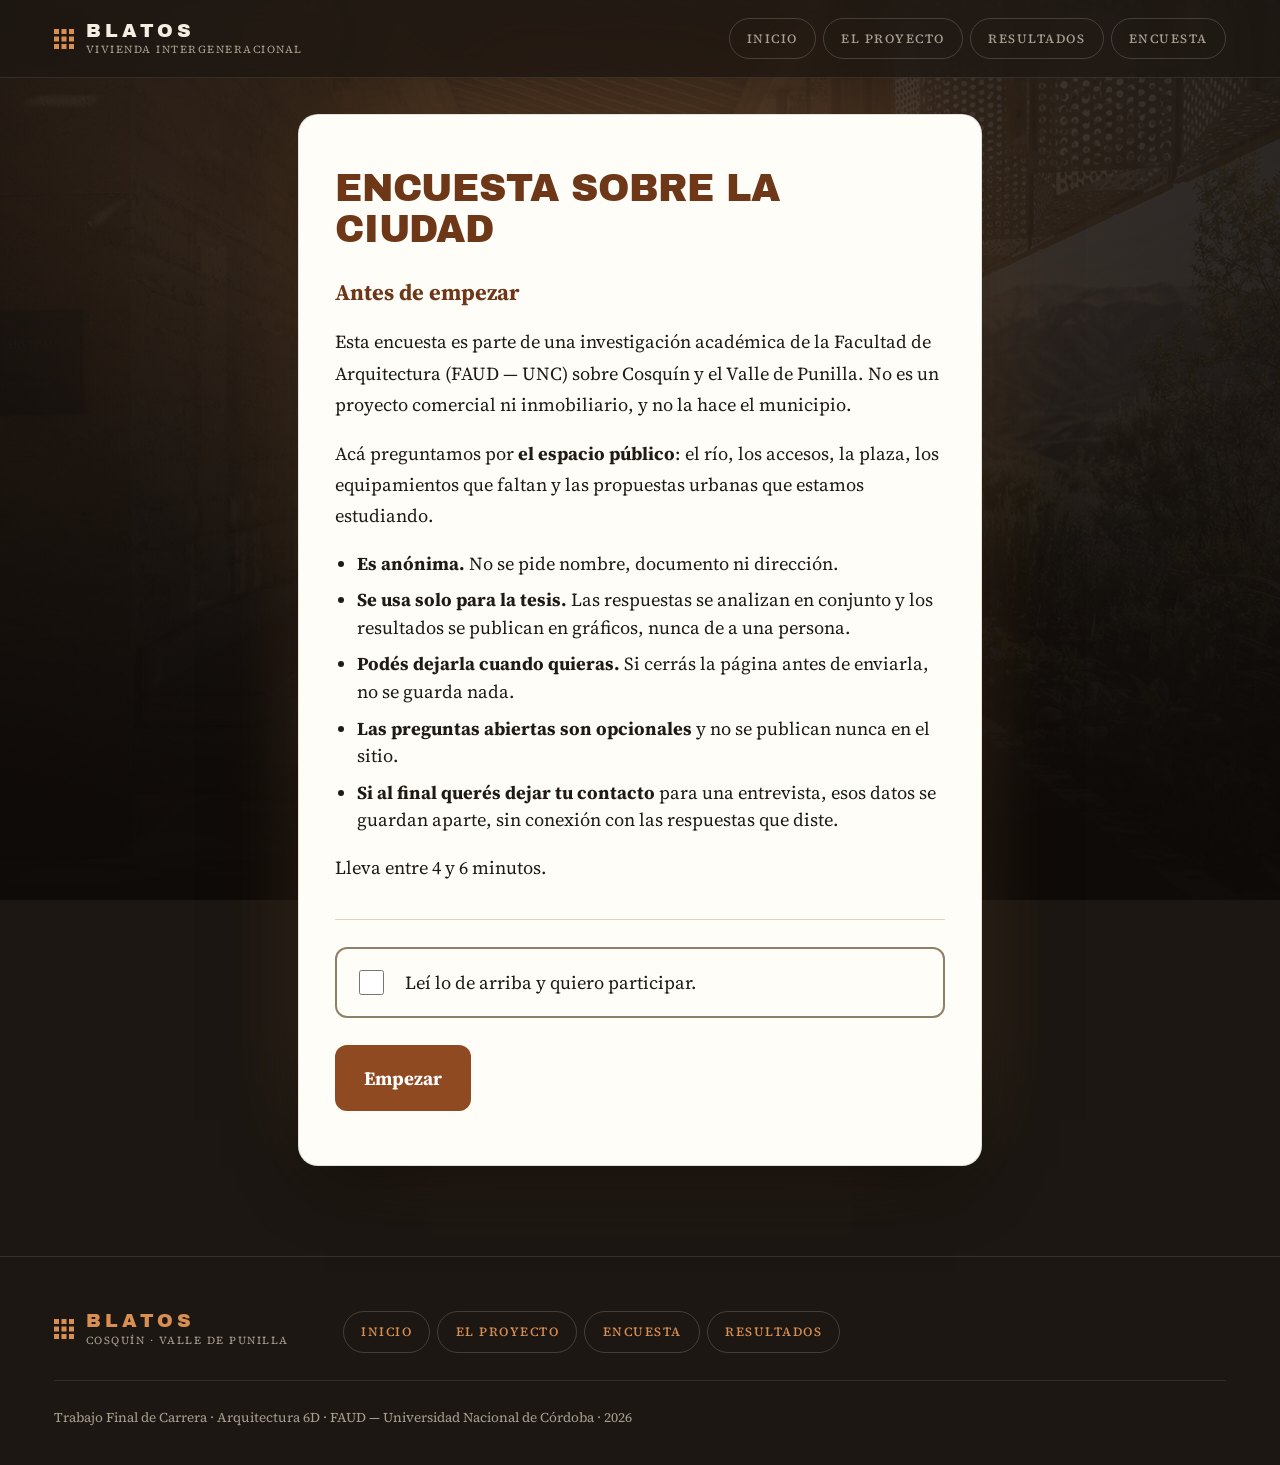
<file: encuesta-ciudad.html>
<!DOCTYPE html>
<html lang="es-AR">
<head>
  <meta charset="UTF-8">
  <meta name="viewport" content="width=device-width, initial-scale=1">
  <title>Encuesta sobre la ciudad — Vivir juntos en Cosquín</title>
  <meta name="description" content="Encuesta anónima sobre el espacio público de Cosquín: el río, los accesos, la plaza y las propuestas urbanas en estudio.">
  <!-- Vista previa al compartir el link (WhatsApp, Facebook, Telegram).
       Sin esto la encuesta llega como una URL pelada de railway.app, que
       no dice qué es ni de quién es: difundirla entre vecinos y adultos
       mayores depende de que la tarjeta se entienda sin abrirla.
       Las imágenes se regeneran con `python tools/hacer-og.py`. -->
  <link rel="icon" href="assets/img/favicon.svg" type="image/svg+xml">
  <link rel="apple-touch-icon" href="assets/img/favicon-180.png">
  <link rel="canonical" href="https://blatos-sitio-production.up.railway.app/encuesta-ciudad.html">

  <meta property="og:type" content="website">
  <meta property="og:site_name" content="BLATOS — Vivienda intergeneracional">
  <meta property="og:locale" content="es_AR">
  <meta property="og:title" content="Encuesta sobre la ciudad — Vivir juntos en Cosquín">
  <meta property="og:description" content="Encuesta anónima sobre el espacio público de Cosquín: el río, los accesos, la plaza y las propuestas urbanas en estudio.">
  <meta property="og:url" content="https://blatos-sitio-production.up.railway.app/encuesta-ciudad.html">
  <!-- og:image tiene que ser absoluta: los scrapers no resuelven rutas
       relativas. -->
  <meta property="og:image" content="https://blatos-sitio-production.up.railway.app/assets/img/og/og-ciudad.jpg">
  <meta property="og:image:width" content="1200">
  <meta property="og:image:height" content="630">
  <meta property="og:image:alt" content="Encuesta sobre la ciudad — Vivir juntos en Cosquín">
  <meta name="twitter:card" content="summary_large_image">

  <link rel="preconnect" href="https://fonts.googleapis.com">
  <link rel="preconnect" href="https://fonts.gstatic.com" crossorigin>
  <link href="https://fonts.googleapis.com/css2?family=Archivo+Black&family=Instrument+Serif:ital@0;1&family=Source+Serif+4:wght@400;600;700&display=swap" rel="stylesheet">
  <link rel="stylesheet" href="assets/css/style.css">
</head>
<body class="pagina-encuesta">

  <header class="sitio-header">
    <div class="contenedor-ancho">
      <a class="marca" href="index.html">
        <svg class="marca-icono" width="20" height="20" viewBox="0 0 20 20" aria-hidden="true" focusable="false">
          <g fill="currentColor">
            <rect x="0" y="0" width="5" height="5"/><rect x="7.5" y="0" width="5" height="5"/><rect x="15" y="0" width="5" height="5"/>
            <rect x="0" y="7.5" width="5" height="5"/><rect x="7.5" y="7.5" width="5" height="5"/><rect x="15" y="7.5" width="5" height="5"/>
            <rect x="0" y="15" width="5" height="5"/><rect x="7.5" y="15" width="5" height="5"/><rect x="15" y="15" width="5" height="5"/>
          </g>
        </svg>
        <span>
          <span class="marca-nombre">BLATOS</span>
          <span class="marca-bajada">Vivienda intergeneracional</span>
        </span>
      </a>

      <nav class="nav-principal" aria-label="Navegación principal">
        <a href="index.html">Inicio</a>
        <a href="el-proyecto.html">El proyecto</a>
        <a href="resultados-vivienda.html">Resultados</a>
        <a href="encuesta.html">Encuesta</a>
      </nav>
    </div>
  </header>

  <main>
    <div class="contenedor">

      <div class="progreso" id="progreso" hidden>
        <div class="progreso-barra" id="progreso-barra" style="width: 0%"></div>
      </div>

      <!-- Región para anunciar cambios de paso a lectores de pantalla -->
      <p id="anuncio-paso" class="oculto" role="status" aria-live="polite"></p>

      <!-- ============ PASO 1: CONSENTIMIENTO ============ -->
      <section id="paso-consentimiento" class="paso">
        <h1>Encuesta sobre la ciudad</h1>

        <div class="consentimiento-texto">
            <h2>Antes de empezar</h2>
            <p>
              Esta encuesta es parte de una investigación académica de la Facultad de
              Arquitectura (FAUD — UNC) sobre Cosquín y el Valle de Punilla. No es un
              proyecto comercial ni inmobiliario, y no la hace el municipio.
            </p>
            <p>
              Acá preguntamos por <strong>el espacio público</strong>: el río, los
              accesos, la plaza, los equipamientos que faltan y las propuestas urbanas
              que estamos estudiando.
            </p>
            <ul class="lista-simple">
              <li>
                <strong>Es anónima.</strong> No se pide nombre, documento ni dirección.
              </li>
              <li>
                <strong>Se usa solo para la tesis.</strong> Las respuestas se analizan en
                conjunto y los resultados se publican en gráficos, nunca de a una persona.
              </li>
              <li>
                <strong>Podés dejarla cuando quieras.</strong> Si cerrás la página antes de
                enviarla, no se guarda nada.
              </li>
              <li>
                <strong>Las preguntas abiertas son opcionales</strong> y no se publican
                nunca en el sitio.
              </li>
              <li>
                <strong>Si al final querés dejar tu contacto</strong> para una entrevista,
                esos datos se guardan aparte, sin conexión con las respuestas que diste.
              </li>
            </ul>
          <p>Lleva entre 4 y 6 minutos.</p>
        </div>

        <label class="opcion" for="consentimiento-check">
          <input type="checkbox" id="consentimiento-check">
          <span>Leí lo de arriba y quiero participar.</span>
        </label>

        <p class="mensaje mensaje-error oculto" id="error-consentimiento" role="alert">
          Para continuar hace falta marcar la casilla.
        </p>

        <div class="grupo-botones">
          <button type="button" class="boton boton-primario" id="btn-empezar">
            Empezar
          </button>
        </div>
      </section>

      <!-- ============ PASO 2: GATING ============
           Una sola pantalla acá (la de vivienda tiene dos, porque la
           convivencia depende de la edad). El paso es el mismo componente
           genérico: el motor lo llena desde GATING_PASOS. -->
      <section id="paso-gating" class="paso oculto">
        <h1 class="titulo-bloque" id="titulo-gating"></h1>
        <p class="bajada-bloque" id="bajada-gating"></p>
        <form id="form-gating" novalidate>
          <div id="contenedor-gating"></div>
          <p class="mensaje mensaje-error oculto" id="error-gating" role="alert"></p>
          <div class="grupo-botones">
            <button type="button" class="boton boton-secundario" id="btn-atras-gating" hidden>Atrás</button>
            <button type="submit" class="boton boton-primario">Continuar</button>
          </div>
        </form>
      </section>

      <!-- ============ PASO 3: BLOQUES TEMÁTICOS ============ -->
      <section id="paso-bloque" class="paso oculto">
        <p class="contador-bloque" id="contador-bloque"></p>
        <h1 class="titulo-bloque" id="titulo-bloque"></h1>
        <p class="bajada-bloque" id="bajada-bloque"></p>

        <form id="form-bloque" novalidate>
          <div id="contenedor-bloque"></div>
          <p class="mensaje mensaje-error oculto" id="error-bloque" role="alert"></p>
          <div class="grupo-botones">
            <button type="button" class="boton boton-secundario" id="btn-atras">Atrás</button>
            <button type="submit" class="boton boton-primario" id="btn-siguiente">Continuar</button>
          </div>
        </form>
      </section>

      <!-- ============ CORTE: MENORES DE 18 ============ -->
      <section id="paso-corte" class="paso oculto">
        <div class="texto-centrado">
          <h1>¡Gracias por el interés!</h1>
          <p>
            Esta encuesta está dirigida a personas mayores de 18 años, porque no pedimos
            el consentimiento de un adulto responsable. Por eso no vamos a seguir con
            las preguntas.
          </p>
          <p>
            De todas formas te invitamos a conocer el proyecto: si se lo compartís a
            alguien de Cosquín o de la zona, ayuda muchísimo.
          </p>
          <div class="grupo-botones">
            <a class="boton boton-primario" href="el-proyecto.html">Conocer el proyecto</a>
            <a class="boton boton-secundario" href="resultados-vivienda.html">Ver resultados</a>
          </div>
        </div>
      </section>

      <!-- ============ ENVIANDO / ERROR DE ENVÍO ============ -->
      <section id="paso-enviando" class="paso oculto texto-centrado">
        <h1>Enviando…</h1>
        <p>Un momento, por favor. No cierres la página.</p>
      </section>

    </div>
  </main>

  <footer class="sitio-footer">
    <div class="contenedor-ancho">
      <div class="footer-grilla">
        <a class="marca" href="index.html">
          <svg class="marca-icono" width="20" height="20" viewBox="0 0 20 20" aria-hidden="true" focusable="false">
            <g fill="currentColor">
              <rect x="0" y="0" width="5" height="5"/><rect x="7.5" y="0" width="5" height="5"/><rect x="15" y="0" width="5" height="5"/>
              <rect x="0" y="7.5" width="5" height="5"/><rect x="7.5" y="7.5" width="5" height="5"/><rect x="15" y="7.5" width="5" height="5"/>
              <rect x="0" y="15" width="5" height="5"/><rect x="7.5" y="15" width="5" height="5"/><rect x="15" y="15" width="5" height="5"/>
            </g>
          </svg>
          <span>
            <span class="marca-nombre">BLATOS</span>
            <span class="marca-bajada">Cosquín · Valle de Punilla</span>
          </span>
        </a>

        <nav class="nav-principal" aria-label="Navegación del pie">
          <a href="index.html">Inicio</a>
          <a href="el-proyecto.html">El proyecto</a>
          <a href="encuesta.html">Encuesta</a>
          <a href="resultados-vivienda.html">Resultados</a>
        </nav>
      </div>

      <div class="footer-legal">
        <p>
          Trabajo Final de Carrera · Arquitectura 6D · FAUD — Universidad Nacional de Córdoba ·
          <span data-anio-actual></span>
        </p>
      </div>
    </div>
  </footer>

  <script src="assets/js/config.js"></script>
  <script src="assets/js/main.js"></script>
  <script src="assets/js/encuesta-motor.js"></script>
  <script src="assets/js/encuesta-ciudad.js"></script>
</body>
</html>
</file>
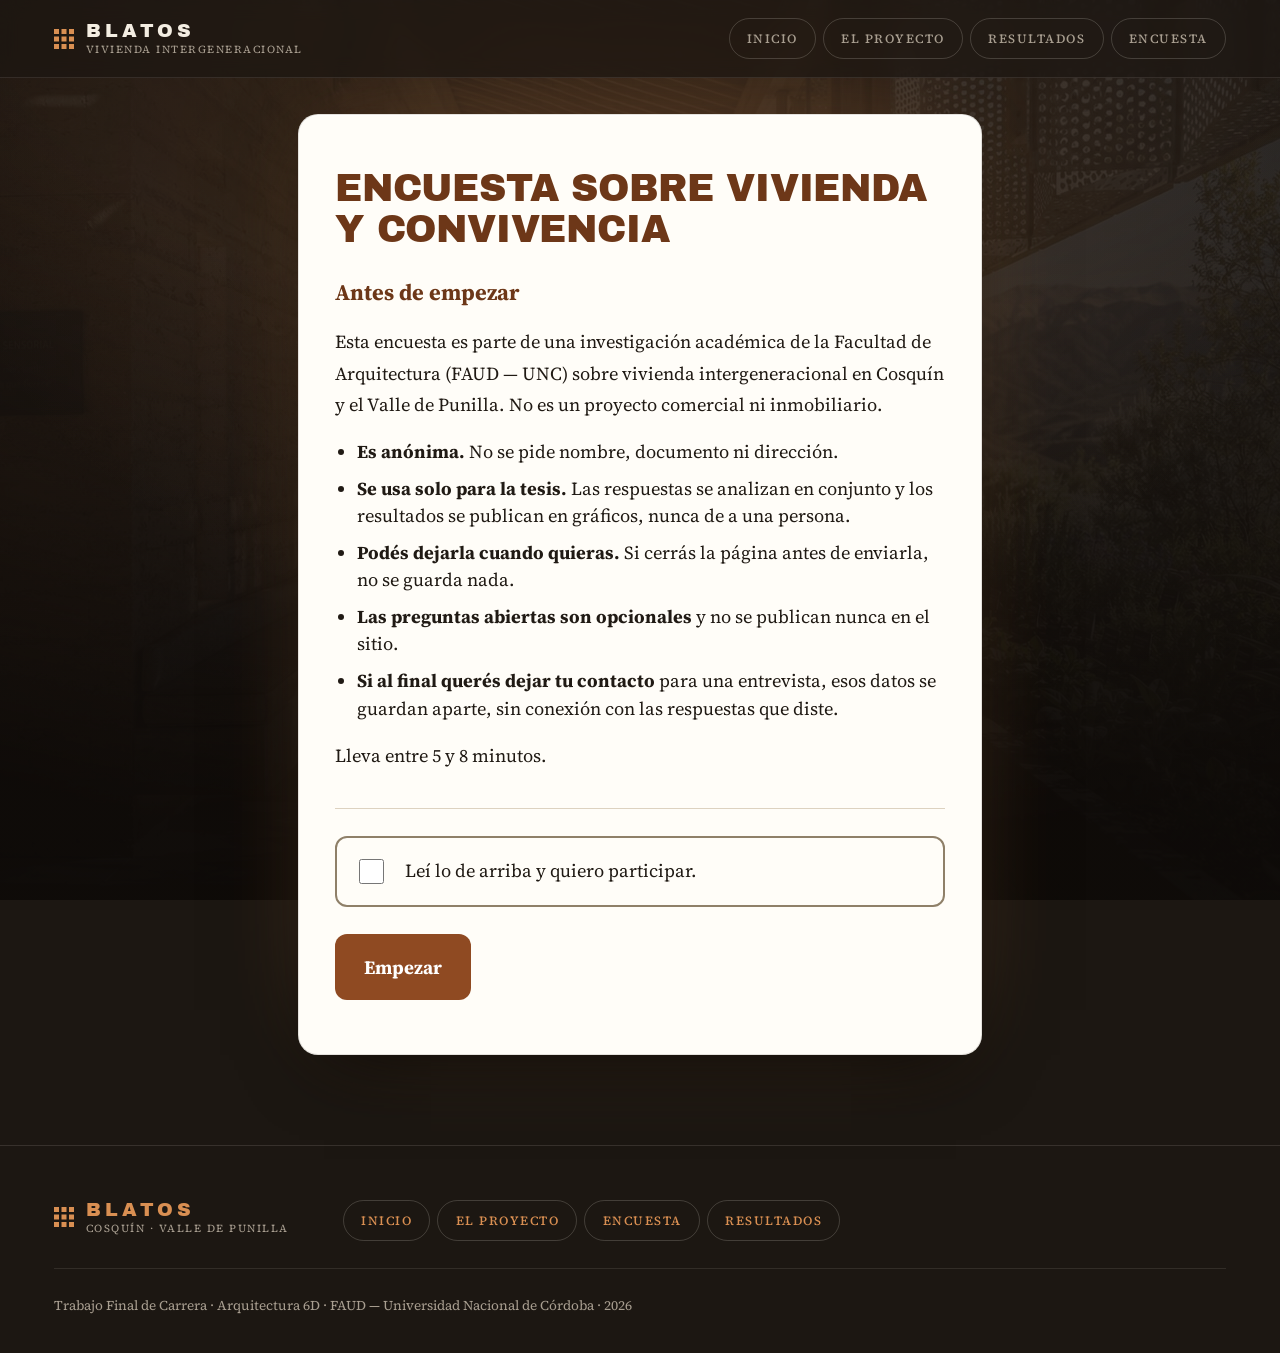
<file: encuesta-vivienda.html>
<!DOCTYPE html>
<html lang="es-AR">
<head>
  <meta charset="UTF-8">
  <meta name="viewport" content="width=device-width, initial-scale=1">
  <title>Encuesta de vivienda — Vivir juntos en Cosquín</title>
  <meta name="description" content="Encuesta anónima sobre vivienda y convivencia entre generaciones en Cosquín y el Valle de Punilla.">
  <!-- Vista previa al compartir el link (WhatsApp, Facebook, Telegram).
       Sin esto la encuesta llega como una URL pelada de railway.app, que
       no dice qué es ni de quién es: difundirla entre vecinos y adultos
       mayores depende de que la tarjeta se entienda sin abrirla.
       Las imágenes se regeneran con `python tools/hacer-og.py`. -->
  <link rel="icon" href="assets/img/favicon.svg" type="image/svg+xml">
  <link rel="apple-touch-icon" href="assets/img/favicon-180.png">
  <link rel="canonical" href="https://blatos-sitio-production.up.railway.app/encuesta-vivienda.html">

  <meta property="og:type" content="website">
  <meta property="og:site_name" content="BLATOS — Vivienda intergeneracional">
  <meta property="og:locale" content="es_AR">
  <meta property="og:title" content="Encuesta de vivienda — Vivir juntos en Cosquín">
  <meta property="og:description" content="Encuesta anónima sobre vivienda y convivencia entre generaciones en Cosquín y el Valle de Punilla.">
  <meta property="og:url" content="https://blatos-sitio-production.up.railway.app/encuesta-vivienda.html">
  <!-- og:image tiene que ser absoluta: los scrapers no resuelven rutas
       relativas. -->
  <meta property="og:image" content="https://blatos-sitio-production.up.railway.app/assets/img/og/og-vivienda.jpg">
  <meta property="og:image:width" content="1200">
  <meta property="og:image:height" content="630">
  <meta property="og:image:alt" content="Encuesta de vivienda — Vivir juntos en Cosquín">
  <meta name="twitter:card" content="summary_large_image">

  <link rel="preconnect" href="https://fonts.googleapis.com">
  <link rel="preconnect" href="https://fonts.gstatic.com" crossorigin>
  <link href="https://fonts.googleapis.com/css2?family=Archivo+Black&family=Instrument+Serif:ital@0;1&family=Source+Serif+4:wght@400;600;700&display=swap" rel="stylesheet">
  <link rel="stylesheet" href="assets/css/style.css">
</head>
<body class="pagina-encuesta">

  <header class="sitio-header">
    <div class="contenedor-ancho">
      <a class="marca" href="index.html">
        <svg class="marca-icono" width="20" height="20" viewBox="0 0 20 20" aria-hidden="true" focusable="false">
          <g fill="currentColor">
            <rect x="0" y="0" width="5" height="5"/><rect x="7.5" y="0" width="5" height="5"/><rect x="15" y="0" width="5" height="5"/>
            <rect x="0" y="7.5" width="5" height="5"/><rect x="7.5" y="7.5" width="5" height="5"/><rect x="15" y="7.5" width="5" height="5"/>
            <rect x="0" y="15" width="5" height="5"/><rect x="7.5" y="15" width="5" height="5"/><rect x="15" y="15" width="5" height="5"/>
          </g>
        </svg>
        <span>
          <span class="marca-nombre">BLATOS</span>
          <span class="marca-bajada">Vivienda intergeneracional</span>
        </span>
      </a>

      <nav class="nav-principal" aria-label="Navegación principal">
        <a href="index.html">Inicio</a>
        <a href="el-proyecto.html">El proyecto</a>
        <a href="resultados-vivienda.html">Resultados</a>
        <a href="encuesta.html">Encuesta</a>
      </nav>
    </div>
  </header>

  <main>
    <div class="contenedor">

      <div class="progreso" id="progreso" hidden>
        <div class="progreso-barra" id="progreso-barra" style="width: 0%"></div>
      </div>

      <!-- Región para anunciar cambios de paso a lectores de pantalla -->
      <p id="anuncio-paso" class="oculto" role="status" aria-live="polite"></p>

      <!-- ============ PASO 1: CONSENTIMIENTO ============ -->
      <section id="paso-consentimiento" class="paso">
        <h1>Encuesta sobre vivienda y convivencia</h1>

        <div class="consentimiento-texto">
            <h2>Antes de empezar</h2>
            <p>
              Esta encuesta es parte de una investigación académica de la Facultad de
              Arquitectura (FAUD — UNC) sobre vivienda intergeneracional en Cosquín y
              el Valle de Punilla. No es un proyecto comercial ni inmobiliario.
            </p>
            <ul class="lista-simple">
              <li>
                <strong>Es anónima.</strong> No se pide nombre, documento ni dirección.
              </li>
              <li>
                <strong>Se usa solo para la tesis.</strong> Las respuestas se analizan en
                conjunto y los resultados se publican en gráficos, nunca de a una persona.
              </li>
              <li>
                <strong>Podés dejarla cuando quieras.</strong> Si cerrás la página antes de
                enviarla, no se guarda nada.
              </li>
              <li>
                <strong>Las preguntas abiertas son opcionales</strong> y no se publican
                nunca en el sitio.
              </li>
              <li>
                <strong>Si al final querés dejar tu contacto</strong> para una entrevista,
                esos datos se guardan aparte, sin conexión con las respuestas que diste.
              </li>
            </ul>
          <p>Lleva entre 5 y 8 minutos.</p>
        </div>

        <label class="opcion" for="consentimiento-check">
          <input type="checkbox" id="consentimiento-check">
          <span>Leí lo de arriba y quiero participar.</span>
        </label>

        <p class="mensaje mensaje-error oculto" id="error-consentimiento" role="alert">
          Para continuar hace falta marcar la casilla.
        </p>

        <div class="grupo-botones">
          <button type="button" class="boton boton-primario" id="btn-empezar">
            Empezar
          </button>
        </div>
      </section>

      <!-- ============ PASO 2: GATING (DOS PANTALLAS) ============
           "Para empezar" y "Tu convivencia". Como con los bloques, es
           un solo paso genérico que el JS vuelve a llenar: el título, la
           bajada y las preguntas salen de GATING_PASOS. -->
      <section id="paso-gating" class="paso oculto">
        <h1 class="titulo-bloque" id="titulo-gating"></h1>
        <p class="bajada-bloque" id="bajada-gating"></p>
        <form id="form-gating" novalidate>
          <div id="contenedor-gating"></div>
          <p class="mensaje mensaje-error oculto" id="error-gating" role="alert"></p>
          <div class="grupo-botones">
            <button type="button" class="boton boton-secundario" id="btn-atras-gating" hidden>Atrás</button>
            <button type="submit" class="boton boton-primario">Continuar</button>
          </div>
        </form>
      </section>

      <!-- ============ PASO 3: BLOQUES TEMÁTICOS ============
           Un solo paso genérico: el JS lo vuelve a llenar con las
           preguntas de cada bloque. El botón cambia de "Continuar" a
           "Enviar respuestas" en el último. -->
      <section id="paso-bloque" class="paso oculto">
        <p class="contador-bloque" id="contador-bloque"></p>
        <h1 class="titulo-bloque" id="titulo-bloque"></h1>
        <p class="bajada-bloque" id="bajada-bloque"></p>

        <form id="form-bloque" novalidate>
          <div id="contenedor-bloque"></div>
          <p class="mensaje mensaje-error oculto" id="error-bloque" role="alert"></p>
          <div class="grupo-botones">
            <button type="button" class="boton boton-secundario" id="btn-atras">Atrás</button>
            <button type="submit" class="boton boton-primario" id="btn-siguiente">Continuar</button>
          </div>
        </form>
      </section>

      <!-- ============ CORTE: SIN TRAYECTO ============ -->
      <section id="paso-corte" class="paso oculto">
        <div class="texto-centrado">
          <h1>¡Gracias por el interés!</h1>
          <p>
            Esta encuesta está dirigida a personas mayores de 18 años que viven en Cosquín o
            el Valle de Punilla, o que viven en Córdoba Capital y tienen un vínculo con la zona.
            Por eso no vamos a seguir con las preguntas.
          </p>
          <p>
            De todas formas te invitamos a conocer el proyecto: si conocés a alguien de Cosquín
            o de la zona, compartirle la encuesta ayuda muchísimo.
          </p>
          <div class="grupo-botones">
            <a class="boton boton-primario" href="el-proyecto.html">Conocer el proyecto</a>
            <a class="boton boton-secundario" href="resultados-vivienda.html">Ver resultados</a>
          </div>
        </div>
      </section>

      <!-- ============ ENVIANDO / ERROR DE ENVÍO ============ -->
      <section id="paso-enviando" class="paso oculto texto-centrado">
        <h1>Enviando…</h1>
        <p>Un momento, por favor. No cierres la página.</p>
      </section>

    </div>
  </main>

  <footer class="sitio-footer">
    <div class="contenedor-ancho">
      <div class="footer-grilla">
        <a class="marca" href="index.html">
          <svg class="marca-icono" width="20" height="20" viewBox="0 0 20 20" aria-hidden="true" focusable="false">
            <g fill="currentColor">
              <rect x="0" y="0" width="5" height="5"/><rect x="7.5" y="0" width="5" height="5"/><rect x="15" y="0" width="5" height="5"/>
              <rect x="0" y="7.5" width="5" height="5"/><rect x="7.5" y="7.5" width="5" height="5"/><rect x="15" y="7.5" width="5" height="5"/>
              <rect x="0" y="15" width="5" height="5"/><rect x="7.5" y="15" width="5" height="5"/><rect x="15" y="15" width="5" height="5"/>
            </g>
          </svg>
          <span>
            <span class="marca-nombre">BLATOS</span>
            <span class="marca-bajada">Cosquín · Valle de Punilla</span>
          </span>
        </a>

        <nav class="nav-principal" aria-label="Navegación del pie">
          <a href="index.html">Inicio</a>
          <a href="el-proyecto.html">El proyecto</a>
          <a href="encuesta.html">Encuesta</a>
          <a href="resultados-vivienda.html">Resultados</a>
        </nav>
      </div>

      <div class="footer-legal">
        <p>
          Trabajo Final de Carrera · Arquitectura 6D · FAUD — Universidad Nacional de Córdoba ·
          <span data-anio-actual></span>
        </p>
      </div>
    </div>
  </footer>

  <script src="assets/js/config.js"></script>
  <script src="assets/js/main.js"></script>
  <script src="assets/js/encuesta-motor.js"></script>
  <script src="assets/js/encuesta-vivienda.js"></script>
</body>
</html>
</file>
<file: assets/css/style.css>
/* ===========================================================
   BLATOS — TFC Vivienda Intergeneracional (Cosquín)
   Hoja de estilos única para todo el sitio.

   DOS LENGUAJES VISUALES, UNA SOLA MARCA
   --------------------------------------
   · Páginas de divulgación (index, el-proyecto, resultados):
     <body class="tema-oscuro"> → fondo carbón cálido, tipografía
     display enorme, animación marcada.
   · encuesta-vivienda.html: SIN esa clase → fondo hueso claro,
     alto contraste, targets de 56px, sin parallax. Se completa
     asistida con adultos mayores; ahí manda la legibilidad.

   El header de marca es oscuro en las dos, para que se lea como
   el mismo sitio.
   =========================================================== */

/* ===========================================================
   1. TOKENS
   =========================================================== */

:root {
  /* --- Paleta de marca (sierra y tierra de Cosquín) --- */
  --bg: #1c1712;
  --bg-elevado: #241d16;
  --accent-primary: #b5652f;      /* terracota / ladrillo */
  --accent-primary-fuerte: #a1571f; /* terracota profunda: fondo de texto chico */
  --accent-primary-vivo: #d98f52; /* terracota aclarada, para texto sobre oscuro */
  --accent-secondary: #a68a52;    /* ocre apagado */
  --text: #f3ede2;                /* blanco hueso cálido */
  --text-muted: #a89e90;          /* gris cálido */

  /* Imagen del hero. Para cambiarla, se toca SOLO acá. */
  --hero-imagen: url("../img/imaginarios/Imaginario 0 (4).jpeg");

  /* --- Tipografía --- */
  --fuente-display: "Archivo Black", "Arial Black", Impact, sans-serif;
  --fuente-script: "Instrument Serif", Georgia, "Times New Roman", serif;
  /* Cuerpo de TODO el sitio. Se declara acá y en ningún otro lado: la
     usa `body` (sección 2) y de ahí hereda cada página, incluida la
     encuesta. Si hay que cambiar la tipografía de cuerpo, se cambia esta
     línea y nada más. */
  --fuente-cuerpo: "Source Serif 4", Georgia, "Times New Roman", serif;

  /* --- Semántica en claro (encuesta, gracias, superficies claras) ---
     Derivada de la misma paleta: hueso en vez de blanco puro,
     terracota oscurecida para que el texto pase contraste AA. */
  --color-fondo: #f7f2e8;
  --color-texto: #201a14;
  --color-texto-suave: #5b5145;
  --color-primario: #8f4a22;
  --color-primario-oscuro: #6d3718;
  --color-primario-claro: #f0e2d3;
  --color-acento: #2e6b5e;
  --color-borde: #ddd2c0;         /* divisorias sutiles (tablas, tarjetas) */
  /* Borde de CONTROL: separado del anterior porque WCAG 1.4.11 pide 3:1
     para el límite de un componente interactivo, y a ese contraste una
     divisoria de tabla quedaría pesada. #ddd2c0 daba 1.47 sobre la
     superficie clara: el recuadro de 56px casi no se veía. */
  --color-borde-control: #8f8069;
  --color-superficie: #fffdf8;
  --color-error: #b3261e;
  --color-foco: #1f5f8b;

  --radio: 12px;
  --radio-chico: 8px;
  --sombra: 0 2px 8px rgba(32, 26, 20, 0.10);

  --espacio-1: 0.5rem;
  --espacio-2: 1rem;
  --espacio-3: 1.5rem;
  --espacio-4: 2rem;
  --espacio-5: 3rem;
  --espacio-6: 5rem;

  font-size: 18px;
}

/* --- Remapeo semántico para las páginas de divulgación ---
   Los componentes (.tarjeta, .boton, .tabla-datos…) están escritos
   contra los tokens semánticos, así que cambiando estos seis
   valores el mismo componente funciona en claro y en oscuro. */
.tema-oscuro {
  --color-fondo: var(--bg);
  --color-texto: var(--text);
  --color-texto-suave: var(--text-muted);
  --color-primario: var(--accent-primary-vivo);
  --color-primario-oscuro: var(--text);
  --color-primario-claro: rgba(181, 101, 47, 0.16);
  --color-borde: rgba(243, 237, 226, 0.16);
  --color-borde-control: rgba(243, 237, 226, 0.42);
  --color-superficie: var(--bg-elevado);
  --sombra: 0 10px 30px rgba(0, 0, 0, 0.45);
}

/* ===========================================================
   2. BASE
   =========================================================== */

*,
*::before,
*::after {
  box-sizing: border-box;
}

html {
  scroll-behavior: smooth;
}

body {
  margin: 0;
  font-family: var(--fuente-cuerpo);
  background-color: var(--color-fondo);
  color: var(--color-texto);
  line-height: 1.55;
  -webkit-text-size-adjust: 100%;
  -webkit-font-smoothing: antialiased;
}

img {
  max-width: 100%;
  display: block;
}

/* El display: none que trae el atributo `hidden` lo pisa cualquier regla
   propia que declare display —y varias lo hacen: .contador-numero,
   .bajada-bloque, .lightbox—. Con esto `hidden` vuelve a significar
   oculto en todo el sitio, que es lo que el JS asume cuando lo usa. */
[hidden] {
  display: none !important;
}

h1,
h2,
h3 {
  line-height: 1.2;
  color: var(--color-primario-oscuro);
  margin: 0 0 var(--espacio-2);
}

h1 {
  font-size: clamp(1.7rem, 5vw, 2.4rem);
}

h2 {
  font-size: clamp(1.35rem, 4vw, 1.8rem);
}

h3 {
  font-size: 1.15rem;
}

p {
  margin: 0 0 var(--espacio-2);
}

a {
  color: var(--color-primario);
}

a:focus-visible,
button:focus-visible,
input:focus-visible,
select:focus-visible,
textarea:focus-visible,
summary:focus-visible,
[tabindex]:focus-visible {
  outline: 3px solid var(--color-foco);
  outline-offset: 2px;
}

/* Sobre fondo oscuro el azul de foco se pierde: se usa el ocre. */
.tema-oscuro a:focus-visible,
.tema-oscuro button:focus-visible,
.tema-oscuro summary:focus-visible,
.tema-oscuro [tabindex]:focus-visible {
  outline-color: var(--accent-secondary);
}

/* Títulos de sección en display, solo en divulgación.
   En la encuesta los títulos siguen siendo de cuerpo: una condensada
   pesada es peor para leer un enunciado largo. */
.tema-oscuro h2.titulo-display,
.tema-oscuro h1.titulo-display {
  font-family: var(--fuente-display);
  font-weight: 400;
  text-transform: uppercase;
  letter-spacing: 0.01em;
  line-height: 0.95;
  font-size: clamp(2rem, 7vw, 4.5rem);
  color: var(--text);
  /* Una palabra larga en display no entra en un teléfono angosto:
     medido en 300px, "RESPONDISTE?" sola mide 344px y empujaba el
     scroll horizontal de toda la página. Primero se intenta cortar con
     guión; break-word es la red por si el idioma no permite guionado. */
  overflow-wrap: break-word;
  hyphens: manual;
}

/* Los <span> que arma divulgacion.js para escalonar el título son
   inline-block: sin esto, el corte de arriba no los alcanza. */
.palabra {
  overflow-wrap: break-word;
  hyphens: manual;
}

.acento-script {
  font-family: var(--fuente-script);
  font-style: italic;
  font-weight: 400;
  text-transform: none;
  letter-spacing: 0;
  color: var(--accent-primary-vivo);
}

/* ===========================================================
   3. LAYOUT
   =========================================================== */

.contenedor {
  width: 100%;
  max-width: 720px;
  margin: 0 auto;
  padding: 0 var(--espacio-2);
}

/* Las páginas de divulgación respiran más que el formulario. */
.contenedor-ancho {
  width: 100%;
  max-width: 1280px;
  margin: 0 auto;
  padding: 0 var(--espacio-3);
}

@media (min-width: 900px) {
  .contenedor-ancho {
    padding: 0 var(--espacio-5);
  }
}

main {
  display: block;
  padding: var(--espacio-4) 0 var(--espacio-5);
}

/* En divulgación el hero arranca pegado al borde: el padding
   de main lo pone cada sección. */
.tema-oscuro main {
  padding: 0 0 var(--espacio-5);
}

.seccion {
  margin-bottom: var(--espacio-5);
}

.tema-oscuro .seccion {
  margin-bottom: var(--espacio-6);
}

/* ===========================================================
   4. HEADER / MARCA
   =========================================================== */

.sitio-header {
  background-color: var(--bg);
  border-bottom: 1px solid rgba(243, 237, 226, 0.12);
  padding: var(--espacio-2) 0;
  position: sticky;
  top: 0;
  z-index: 20;
}

.sitio-header .contenedor,
.sitio-header .contenedor-ancho {
  display: flex;
  align-items: center;
  justify-content: space-between;
  gap: var(--espacio-2);
  flex-wrap: wrap;
}

/* Variante para el hero a sangre: el header flota encima de la
   imagen en vez de empujarla hacia abajo. */
.sitio-header.sobre-hero {
  position: absolute;
  top: 0;
  left: 0;
  right: 0;
  background-color: transparent;
  border-bottom: none;
}

.marca {
  display: flex;
  align-items: center;
  gap: 0.65rem;
  text-decoration: none;
  color: var(--text);
  line-height: 1.1;
}

.marca-icono {
  flex-shrink: 0;
  color: var(--accent-primary-vivo);
}

.marca-nombre {
  display: block;
  font-family: var(--fuente-display);
  font-weight: 400;
  font-size: 1.05rem;
  letter-spacing: 0.22em;
  text-transform: uppercase;
}

.marca-bajada {
  display: block;
  font-size: 0.6rem;
  letter-spacing: 0.14em;
  text-transform: uppercase;
  color: var(--text-muted);
  margin-top: 0.15rem;
}

/* Navegación: chips finos en mayúsculas, como la referencia. */
.nav-principal {
  display: flex;
  flex-wrap: wrap;
  gap: 0.4rem;
}

.nav-principal a {
  text-decoration: none;
  color: var(--text-muted);
  font-size: 0.7rem;
  font-weight: 500;
  letter-spacing: 0.12em;
  text-transform: uppercase;
  padding: 0.55rem 0.95rem;
  border: 1px solid rgba(243, 237, 226, 0.18);
  border-radius: 999px;
  transition: color 0.25s ease, border-color 0.25s ease, background-color 0.25s ease;
}

.nav-principal a:hover,
.nav-principal a:focus-visible {
  color: var(--text);
  border-color: var(--accent-primary-vivo);
}

.nav-principal a[aria-current="page"] {
  color: var(--bg);
  background-color: var(--text);
  border-color: var(--text);
}

/* El chip de la encuesta pesa más que el resto: es la acción
   que el sitio quiere que pase. */
.nav-principal a.nav-cta {
  color: var(--text);
  background-color: var(--accent-primary-fuerte);
  border-color: var(--accent-primary-fuerte);
}

.nav-principal a.nav-cta:hover,
.nav-principal a.nav-cta:focus-visible {
  background-color: var(--accent-primary-vivo);
  border-color: var(--accent-primary-vivo);
  color: var(--bg);
}

/* ===========================================================
   5. HERO CINEMÁTICO (solo divulgación)
   =========================================================== */

.hero-cine {
  position: relative;
  min-height: 100svh;
  min-height: 100vh;
  display: flex;
  align-items: flex-end;
  overflow: hidden;
  background-color: var(--bg);
  padding: 7rem 0 var(--espacio-3);
  isolation: isolate;
}

/* La capa de imagen es más alta que el hero: ese sobrante es el
   recorrido que GSAP usa para el parallax sin dejar bordes vacíos. */
.hero-fondo {
  position: absolute;
  inset: -12% 0 -12% 0;
  background-image: var(--hero-imagen);
  background-size: cover;
  background-position: center 55%;
  z-index: -2;
  will-change: transform;
}

/* Velo cálido: sin esto la tipografía grande no se sostiene sobre
   el cielo del atardecer. Doble gradiente = oscurece abajo (donde
   va la ficha) y mantiene aire arriba. */
.hero-velo {
  position: absolute;
  inset: 0;
  z-index: -1;
  background:
    linear-gradient(to bottom,
      rgba(28, 23, 18, 0.62) 0%,
      rgba(28, 23, 18, 0.30) 35%,
      rgba(28, 23, 18, 0.72) 78%,
      rgba(28, 23, 18, 0.94) 100%),
    linear-gradient(to right,
      rgba(28, 23, 18, 0.45) 0%,
      rgba(28, 23, 18, 0.05) 55%);
}

.hero-contenido {
  position: relative;
  width: 100%;
}

/* --- Meta line: dos textos chiquitos arriba, izquierda y derecha --- */
.hero-meta {
  display: flex;
  justify-content: space-between;
  align-items: flex-start;
  gap: var(--espacio-3);
  font-size: 0.65rem;
  letter-spacing: 0.16em;
  text-transform: uppercase;
  color: var(--text-muted);
  margin-bottom: var(--espacio-3);
}

.hero-meta span {
  display: block;
}

.hero-meta .derecha {
  text-align: right;
}

/* --- El título: display enorme + palabra en itálica encima --- */
.hero-titulo {
  margin: 0;
  color: var(--text);
  position: relative;
}

/* Las letras van en <span> y se reparten con space-between: así el
   título llega a sangre de borde a borde en CUALQUIER ancho, sin
   depender de acertarle a un font-size. Es la propiedad que define
   el hero de la referencia. */
.hero-display {
  display: flex;
  justify-content: space-between;
  align-items: baseline;
  font-family: var(--fuente-display);
  font-weight: 400;
  text-transform: uppercase;
  font-size: clamp(3rem, 20vw, 17rem);
  line-height: 0.82;
  color: rgba(243, 237, 226, 0.93);
  text-shadow: 0 12px 40px rgba(0, 0, 0, 0.4);
  will-change: transform;
}

.hero-script {
  display: block;
  font-family: var(--fuente-script);
  font-style: italic;
  font-size: clamp(2rem, 8vw, 6.5rem);
  line-height: 0.9;
  color: var(--text);
  text-align: right;
  /* Se monta sobre las últimas letras del display, como el
     "cotta" de la referencia. */
  margin-top: -0.18em;
  padding-right: 0.06em;
  text-shadow: 0 8px 30px rgba(0, 0, 0, 0.55);
  will-change: transform;
}

/* --- Tags verticales a la derecha --- */
.hero-tags {
  list-style: none;
  margin: var(--espacio-3) 0 0;
  padding: 0;
  text-align: right;
  font-size: 0.7rem;
  letter-spacing: 0.14em;
  text-transform: uppercase;
  color: var(--text-muted);
}

.hero-tags li {
  margin-bottom: 0.35rem;
}

/* --- Ficha flotante translúcida --- */
.ficha-flotante {
  margin: var(--espacio-4) 0 0;
  padding: var(--espacio-2) var(--espacio-3);
  max-width: 26rem;
  background-color: rgba(28, 23, 18, 0.55);
  border: 1px solid rgba(243, 237, 226, 0.18);
  border-radius: var(--radio-chico);
  backdrop-filter: blur(12px) saturate(120%);
  -webkit-backdrop-filter: blur(12px) saturate(120%);
  font-size: 0.78rem;
  transition: border-color 0.35s ease, background-color 0.35s ease, transform 0.35s ease;
}

.ficha-flotante:hover {
  border-color: rgba(217, 143, 82, 0.55);
  background-color: rgba(28, 23, 18, 0.68);
  transform: translateY(-4px);
}

.ficha-fila {
  display: flex;
  gap: var(--espacio-2);
  padding: 0.32rem 0;
  border-bottom: 1px solid rgba(243, 237, 226, 0.08);
}

.ficha-fila:last-child {
  border-bottom: none;
}

.ficha-fila dt {
  flex: 0 0 8.5rem;
  color: var(--text-muted);
  letter-spacing: 0.06em;
  text-transform: uppercase;
  font-size: 0.68rem;
  padding-top: 0.1rem;
}

.ficha-fila dd {
  margin: 0;
  color: var(--text);
  font-weight: 500;
}

/* --- Bajada del hero en dos columnas, al pie --- */
.hero-columnas {
  display: grid;
  grid-template-columns: 1fr;
  gap: var(--espacio-2);
  margin-top: var(--espacio-4);
  font-size: 0.8rem;
  line-height: 1.6;
  color: var(--text-muted);
}

.hero-columnas p {
  margin: 0;
}

.hero-columnas strong {
  color: var(--text);
  font-weight: 600;
}

/* --- Composición en pantallas grandes --- */
@media (min-width: 900px) {
  .hero-cine {
    padding: 6.5rem 0 var(--espacio-3);
  }

  /* Debajo del meta de la derecha, no a la misma altura: si arrancan
     los dos en top:0 se pisan. */
  .hero-tags {
    position: absolute;
    top: 3rem;
    right: 0;
    margin: 0;
  }

  /* Y el título arranca debajo de esa banda: un tag gris cayendo
     sobre una letra color hueso queda ilegible. */
  .hero-titulo {
    margin-top: 3.4rem;
  }

  /* Ficha y columnas conviven en la misma banda inferior. */
  .hero-pie {
    display: grid;
    grid-template-columns: minmax(0, 26rem) minmax(0, 1fr);
    gap: var(--espacio-5);
    align-items: end;
  }

  .ficha-flotante {
    margin-top: 0;
  }

  .hero-columnas {
    grid-template-columns: 1fr 1fr;
    gap: var(--espacio-4);
    margin-top: 0;
  }
}

/* ---------- Composición en pantallas chicas ----------
   Medido en un viewport real de 390px: los 4 chips + el CTA se
   apilaban en TRES filas, el header terminaba con 227px de alto y
   se montaba sobre el meta del hero ("RESULTADOS" encima de "TRABAJO
   FINAL DE CARRERA"). Se resuelve dejando el nav en una sola fila. */
@media (max-width: 899px) {
  /* Los tres chips suman 315px + gaps contra 321px disponibles: se
     pasaban por 7px y caían a dos filas. Padding y gap ajustados para
     que entren en una sola hasta 360px de ancho. */
  /* Al bajar a su propia fila, el nav quedaba dimensionado por su
     contenido (309px) en vez de por la fila (345px), y se partía por
     7px. Con flex-basis 100% se queda con el renglón entero. */
  .sitio-header .nav-principal {
    flex: 1 1 100%;
    justify-content: flex-start;
  }

  .nav-principal {
    gap: 0.3rem;
  }

  .nav-principal a {
    font-size: 0.62rem;
    padding: 0.5rem 0.6rem;
    letter-spacing: 0.08em;
  }

  /* El chip "Inicio" sale del header: el logo BLATOS ya lleva a la
     home. Es el único link redundante, y sacarlo es lo que hace que
     los tres restantes entren en una fila. En el footer se conserva. */
  .sitio-header .nav-principal a[href="index.html"] {
    display: none;
  }

  .cta-largo { display: none; }
  .cta-corto { display: inline; }

  /* El hero arranca más abajo para despejar el header de dos filas. */
  .hero-cine {
    padding-top: 7.5rem;
  }
}

/* Margen lateral más angosto en celulares: son 18px de aire ganados a
   cada lado, que es justo lo que necesita el nav para no partirse. */
@media (max-width: 559px) {
  .contenedor-ancho {
    padding: 0 var(--espacio-2);
  }
}

@media (min-width: 900px) {
  .cta-largo { display: inline; }
  .cta-corto { display: none; }
}

/* Debajo de 900px el título se apila sin montarse, para no cortar
   letras contra el borde en pantallas angostas. */
@media (max-width: 899px) {
  .hero-script {
    margin-top: -0.15em;
  }

  .ficha-flotante {
    max-width: none;
  }
}

/* Con 390px de ancho, un label de 8.5rem deja el valor en una columna
   de tres palabras por línea ("Vivienda / intergeneracional"). Apilado
   entra completo. */
@media (max-width: 559px) {
  .ficha-fila {
    display: block;
  }

  .ficha-fila dt {
    margin-bottom: 0.15rem;
  }
}

/* Indicador de scroll */
.hero-scroll {
  position: absolute;
  bottom: var(--espacio-2);
  left: 50%;
  transform: translateX(-50%);
  font-size: 0.6rem;
  letter-spacing: 0.2em;
  text-transform: uppercase;
  color: var(--text-muted);
  display: flex;
  flex-direction: column;
  align-items: center;
  gap: 0.4rem;
}

.hero-scroll::after {
  content: "";
  width: 1px;
  height: 2rem;
  background: linear-gradient(to bottom, var(--text-muted), transparent);
}

@media (max-width: 899px) {
  .hero-scroll {
    display: none;
  }
}

/* ===========================================================
   6. REVEALS (estado inicial; GSAP los lleva al estado final)
   =========================================================== */

/* Sin JS o con movimiento reducido nunca se aplican: el contenido
   queda visible por default y .es-animable lo pone en su estado
   de partida solo cuando GSAP efectivamente va a animarlo. */
.es-animable [data-revelar] {
  opacity: 0;
  transform: translateY(28px);
}

/* ===========================================================
   7. BOTONES
   =========================================================== */

.boton {
  display: inline-flex;
  align-items: center;
  justify-content: center;
  gap: 0.5rem;
  min-height: 56px;
  padding: var(--espacio-2) var(--espacio-3);
  border-radius: var(--radio);
  border: 2px solid transparent;
  font-family: inherit;
  font-size: 1.05rem;
  font-weight: 700;
  text-decoration: none;
  cursor: pointer;
  touch-action: manipulation;
  width: 100%;
  transition: background-color 0.25s ease, color 0.25s ease, border-color 0.25s ease;
}

@media (min-width: 480px) {
  .boton {
    width: auto;
  }
}

.boton-primario {
  background-color: var(--color-primario);
  color: #fff;
}

.boton-primario:hover,
.boton-primario:focus-visible {
  background-color: var(--color-primario-oscuro);
}

.boton-secundario {
  background-color: transparent;
  color: var(--color-primario);
  border-color: var(--color-primario);
}

.boton-secundario:hover,
.boton-secundario:focus-visible {
  background-color: var(--color-primario-claro);
}

/* En oscuro el primario se dibuja con la terracota plena y texto
   hueso: el --color-primario del tema es la versión aclarada, que
   como fondo dejaría el texto blanco por debajo de contraste. */
.tema-oscuro .boton-primario {
  background-color: var(--accent-primary-fuerte);
  color: var(--text);
}

.tema-oscuro .boton-primario:hover,
.tema-oscuro .boton-primario:focus-visible {
  background-color: var(--accent-primary-vivo);
  color: var(--bg);
}

.tema-oscuro .boton-secundario:hover,
.tema-oscuro .boton-secundario:focus-visible {
  background-color: rgba(217, 143, 82, 0.14);
}

.boton:disabled {
  opacity: 0.55;
  cursor: not-allowed;
}

/* CTA grande, para la sección de encuesta destacada. */
.boton-xl {
  min-height: 72px;
  font-size: 1.15rem;
  padding: var(--espacio-2) var(--espacio-5);
  letter-spacing: 0.03em;
}

.grupo-botones {
  display: flex;
  flex-wrap: wrap;
  gap: var(--espacio-2);
  margin-top: var(--espacio-3);
}

/* ===========================================================
   8. SECCIONES Y TARJETAS
   =========================================================== */

.tarjeta {
  background-color: var(--color-superficie);
  border: 1px solid var(--color-borde);
  border-radius: var(--radio);
  padding: var(--espacio-3);
  box-shadow: var(--sombra);
}

/* Hero simple (páginas que no llevan el hero cinematográfico). */
.hero {
  background-color: var(--color-primario-claro);
  border-radius: var(--radio);
  padding: var(--espacio-4) var(--espacio-3);
  margin-bottom: var(--espacio-4);
}

.hero p {
  color: var(--color-texto-suave);
  font-size: 1.05rem;
}

.lista-simple {
  padding-left: 1.2rem;
}

.lista-simple li {
  margin-bottom: var(--espacio-1);
}

/* Antetítulo chiquito en mayúsculas sobre los títulos de sección. */
.antetitulo {
  display: block;
  font-size: 0.68rem;
  letter-spacing: 0.2em;
  text-transform: uppercase;
  color: var(--accent-secondary);
  margin-bottom: var(--espacio-2);
}

/* Texto de lectura larga en divulgación: dos columnas en desktop. */
.texto-dos-columnas {
  display: grid;
  grid-template-columns: 1fr;
  gap: var(--espacio-3);
}

@media (min-width: 900px) {
  .texto-dos-columnas {
    grid-template-columns: 1fr 1fr;
    gap: var(--espacio-5);
  }
}

/* ===========================================================
   9. FOOTER
   =========================================================== */

.sitio-footer {
  background-color: var(--bg);
  color: var(--text);
  padding: var(--espacio-5) 0 var(--espacio-3);
  margin-top: var(--espacio-4);
  border-top: 1px solid rgba(243, 237, 226, 0.12);
}

.tema-oscuro .sitio-footer {
  margin-top: 0;
}

.footer-grilla {
  display: grid;
  grid-template-columns: 1fr;
  gap: var(--espacio-3);
  align-items: start;
  padding-bottom: var(--espacio-3);
  border-bottom: 1px solid rgba(243, 237, 226, 0.10);
}

@media (min-width: 720px) {
  .footer-grilla {
    grid-template-columns: auto 1fr;
    gap: var(--espacio-5);
  }
}

.footer-legal {
  font-size: 0.75rem;
  color: var(--text-muted);
  padding-top: var(--espacio-3);
}

.footer-legal p {
  margin: 0 0 var(--espacio-1);
}

.sitio-footer a {
  color: var(--accent-primary-vivo);
}

/* ===========================================================
   10. FORMULARIOS (encuesta — se conservan tal cual)
   =========================================================== */

fieldset {
  border: none;
  padding: 0;
  margin: 0 0 var(--espacio-4);
}

legend,
.etiqueta-pregunta {
  font-weight: 700;
  font-size: 1.1rem;
  margin-bottom: var(--espacio-2);
  color: var(--color-texto);
  padding: 0;
}

.ayuda-pregunta {
  font-size: 0.9rem;
  color: var(--color-texto-suave);
  margin-top: -0.5rem;
  margin-bottom: var(--espacio-2);
}

.opciones {
  display: flex;
  flex-direction: column;
  gap: var(--espacio-1);
}

.opcion {
  display: flex;
  align-items: center;
  gap: var(--espacio-2);
  border: 2px solid var(--color-borde-control);
  border-radius: var(--radio);
  padding: var(--espacio-2);
  background-color: var(--color-superficie);
  min-height: 56px;
  cursor: pointer;
}

.opcion:hover {
  border-color: var(--color-primario);
}

.opcion input[type="radio"],
.opcion input[type="checkbox"] {
  width: 1.4rem;
  height: 1.4rem;
  flex-shrink: 0;
  accent-color: var(--color-primario);
}

.opcion:has(input:checked) {
  border-color: var(--color-primario);
  background-color: var(--color-primario-claro);
}

.opcion span {
  font-size: 1rem;
}

.campo-texto,
input[type="text"],
input[type="email"],
input[type="tel"],
textarea,
select {
  width: 100%;
  font-family: inherit;
  font-size: 1rem;
  padding: var(--espacio-2);
  border: 2px solid var(--color-borde-control);
  border-radius: var(--radio);
  background-color: var(--color-superficie);
  color: var(--color-texto);
  min-height: 52px;
}

textarea {
  min-height: 110px;
  resize: vertical;
}

.campo {
  margin-bottom: var(--espacio-3);
}

.campo label {
  display: block;
  font-weight: 600;
  margin-bottom: var(--espacio-1);
}

/* Campo colgado de una pregunta ("¿por qué?", "¿cuál?"): pertenece a la
   tarjeta de arriba, no es una pregunta aparte. La línea fina y el
   sangrado lo dicen sin necesidad de leer nada, y la etiqueta baja de
   peso para no competir con el enunciado de la pregunta. */
.campo-anidado {
  margin-top: var(--espacio-3);
  margin-bottom: 0;
  padding-top: var(--espacio-2);
  padding-left: var(--espacio-2);
  border-top: 1px solid var(--color-borde);
  border-left: 2px solid var(--color-borde);
}

.campo-anidado label {
  font-weight: 400;
  color: var(--color-texto-suave);
}

.campo-anidado textarea {
  min-height: 88px;
}

/* Escala tipo Likert: en fila, para que se lea como un continuo
   (el column de .opciones no aplica acá). */
.escala {
  display: flex;
  flex-direction: row;
  flex-wrap: nowrap;
  gap: var(--espacio-1);
  align-items: stretch;
}

.escala .opcion {
  flex: 1 1 0;
  min-width: 0;
  justify-content: flex-start;
  text-align: center;
  flex-direction: column;
  gap: 0.3rem;
  padding: var(--espacio-2) 0.25rem;
}

.escala .opcion span {
  font-size: 1.15rem;
  font-weight: 700;
}

.escala .opcion small {
  font-size: 0.75rem;
  line-height: 1.2;
}

/* Grupos dentro de una pregunta larga.
   Diez opciones seguidas se leen como un muro; el subtítulo corta la
   lista en tramos que se pueden nombrar en voz alta ("ahora las del
   barrio"), que es como se completa asistida. */
.grupo-opciones {
  margin-bottom: var(--espacio-3);
}

.grupo-titulo {
  margin: 0 0 var(--espacio-1);
  font-size: 0.8rem;
  font-weight: 700;
  letter-spacing: 0.1em;
  text-transform: uppercase;
  color: var(--color-primario);
}

/* Contador del tope de selección ("Eligió 2 de 3"). */
.contador-seleccion {
  margin: var(--espacio-1) 0 0;
  font-size: 0.9rem;
  font-weight: 600;
  color: var(--color-texto-suave);
}

/* Opción bloqueada por haber llegado al tope. Se atenúa pero se sigue
   leyendo: sigue siendo información, no desaparece de la lista. */
.opcion-inactiva {
  opacity: 0.55;
  cursor: not-allowed;
}

.opcion-inactiva:hover {
  border-color: var(--color-borde-control);
}

/* Toggle modalidad */
.toggle-modalidad {
  display: flex;
  gap: var(--espacio-2);
  flex-wrap: wrap;
}

.toggle-modalidad .opcion {
  flex: 1 1 200px;
}

/* Grilla de espacios: doce opciones con ícono, en dos columnas desde
   tablet. En celular queda una sola columna: dos columnas de 56px de
   alto con texto largo se cortan y se leen peor que una lista. */
.opciones-grilla {
  display: grid;
  grid-template-columns: 1fr;
  gap: var(--espacio-1);
}

@media (min-width: 620px) {
  .opciones-grilla {
    grid-template-columns: 1fr 1fr;
  }
}

.opciones-grilla .opcion {
  align-items: flex-start;
  min-height: 64px;
}

.opciones-grilla .opcion span {
  line-height: 1.35;
}

.opcion-icono {
  width: 26px;
  height: 26px;
  flex-shrink: 0;
  fill: none;
  stroke: currentColor;
  stroke-width: 1.6;
  stroke-linecap: round;
  stroke-linejoin: round;
  color: var(--color-primario);
}

/* ---------- Pregunta de orden (arrastre) ----------
   Dos maneras de reordenar y las dos valen igual: el agarre para
   arrastrar (mouse y dedo) y las flechas, que además son el único
   camino con teclado. En un celular las flechas terminan siendo lo
   más usado, así que son botones de 44px, no un adorno. */
.caja-orden {
  margin-top: var(--espacio-1);
}

.lista-orden {
  list-style: none;
  margin: 0;
  padding: 0;
}

.item-orden {
  display: flex;
  align-items: center;
  gap: var(--espacio-1);
  border: 2px solid var(--color-borde-control);
  border-radius: var(--radio);
  padding: 0.6rem 0.7rem;
  margin-bottom: var(--espacio-1);
  background-color: var(--color-superficie);
  /* La transformación durante el arrastre necesita contexto propio. */
  position: relative;
  touch-action: pan-y;
}

/* Solo el agarre bloquea el scroll táctil. Si lo hiciera el ítem
   entero, con la lista ocupando toda la pantalla del celular no se
   podría scrollear la página. */
.orden-agarre {
  flex-shrink: 0;
  width: 40px;
  min-height: 44px;
  display: flex;
  align-items: center;
  justify-content: center;
  cursor: grab;
  touch-action: none;
  color: var(--color-texto-suave);
  fill: currentColor;
}

.orden-agarre:active {
  cursor: grabbing;
}

.orden-pos {
  flex-shrink: 0;
  width: 30px;
  height: 30px;
  display: flex;
  align-items: center;
  justify-content: center;
  border-radius: 50%;
  background-color: var(--color-primario);
  color: #fff;
  font-weight: 700;
  font-size: 0.9rem;
  font-variant-numeric: tabular-nums;
}

.orden-texto {
  flex: 1 1 auto;
  /* Con una etiqueta corta esto es una línea y listo; con una tarjeta
     de tres niveles, la columna que los apila. */
  display: flex;
  flex-direction: column;
  /* 0.2rem era demasiado poco: con tres bloques seguidos y el detalle
     interlineado a 1.5, los niveles se tocaban y la tarjeta se leía
     como un párrafo corrido. El aire es la mitad de la jerarquía. */
  gap: 0.32rem;
  font-size: 0.98rem;
  line-height: 1.3;
}

/* --- Ítem de orden como tarjeta de tres niveles ---
   Se usa en el ranking de propuestas de la encuesta de ciudad: quien
   responde tiene que poder reconocer una propuesta por el nombre solo,
   sin leer el resto. Los tres niveles se separan por tamaño, peso Y
   color a la vez: si se apoyaran en uno solo, el nivel se perdería al
   agrandar la tipografía del sistema o en escala de grises.

   Los escalones de tamaño se miden en PROPORCIÓN, no en rem sueltos:
   la primera versión iba 1.08 / 0.94 / 0.85rem y sobre el papel bajaba,
   pero en pantalla son 19,4 / 16,9 / 15,3px —los dos últimos separados
   por 1,6px— y la tarjeta se leía como un bloque plano. Ahora el nombre
   es ~35% más grande que la propuesta y la propuesta ~16% más que el
   detalle, que es lo que se nota a simple vista.

   Contraste sobre la tarjeta de la encuesta (--color-superficie
   #fffdf8), verificado en tests/contraste.js:
     nombre    --color-texto           16.94:1
     propuesta --color-primario-oscuro  9.35:1
     detalle   --color-texto-suave      7.63:1
   Los tres pasan AAA. */
.orden-nombre {
  font-size: 1.28rem;
  font-weight: 700;
  line-height: 1.2;
  letter-spacing: -0.01em;
  color: var(--color-texto);
}

.orden-propuesta {
  font-size: 0.95rem;
  font-weight: 600;
  line-height: 1.35;
  color: var(--color-primario-oscuro);
}

/* "Propuesta:" en versalita para que la etiqueta no compita con el
   texto que introduce. */
.orden-propuesta strong {
  font-size: 0.76em;
  letter-spacing: 0.08em;
  text-transform: uppercase;
}

/* La explicación es contexto, no el mensaje: va en el token de texto
   atenuado del sistema (el mismo de las ayudas de pregunta), un escalón
   más chica y con un respiro extra arriba para que se despegue de la
   línea de "Propuesta:".

   No baja de 0.82rem (14,8px): esta encuesta se completa a veces de
   forma asistida con adultos mayores, así que el nivel más atenuado
   igual tiene que poder leerse en un celular. La jerarquía se gana
   agrandando el nombre, no achicando esto. */
.orden-detalle {
  font-size: 0.82rem;
  font-weight: 400;
  line-height: 1.5;
  margin-top: 0.1rem;
  color: var(--color-texto-suave);
}

/* La tarjeta es alta: el agarre y las flechas se van arriba, donde está
   el nombre, en vez de quedar flotando al medio de un párrafo. */
.item-orden:has(.orden-nombre) {
  align-items: flex-start;
}

.item-orden:has(.orden-nombre) .orden-pos,
.item-orden:has(.orden-nombre) .orden-agarre,
.item-orden:has(.orden-nombre) .orden-botones {
  margin-top: 2px;
}

/* En celular los controles pasan a una fila propia y el texto se queda
   con todo el ancho.

   En una fila sola, el agarre, el número y las dos flechas se comen
   ~120px de los ~315 que hay en un teléfono de 390: al texto le
   quedaban 169px y la explicación se partía en quince renglones. Con
   los controles arriba, el texto pasa de 169 a ~300px y cada tarjeta
   baja de 428 a menos de la mitad. */
@media (max-width: 620px) {
  .item-orden:has(.orden-nombre) {
    display: grid;
    grid-template-columns: auto auto 1fr auto;
    grid-template-areas:
      "agarre posicion . botones"
      "texto  texto    texto texto";
    align-items: center;
    row-gap: 0.5rem;
    padding: 0.5rem 0.6rem 0.7rem;
  }

  .item-orden:has(.orden-nombre) .orden-agarre { grid-area: agarre; }
  .item-orden:has(.orden-nombre) .orden-pos { grid-area: posicion; }
  .item-orden:has(.orden-nombre) .orden-texto { grid-area: texto; }

  /* Las flechas van una al lado de la otra: apiladas sumaban 80px de
     alto a cada tarjeta sin ganar nada. */
  .item-orden:has(.orden-nombre) .orden-botones {
    grid-area: botones;
    flex-direction: row;
    gap: 0.4rem;
  }

  .item-orden:has(.orden-nombre) .orden-pos,
  .item-orden:has(.orden-nombre) .orden-agarre,
  .item-orden:has(.orden-nombre) .orden-botones {
    margin-top: 0;
  }
}

.orden-botones {
  flex-shrink: 0;
  display: flex;
  flex-direction: column;
  gap: 2px;
}

/* 40px de alto por botón, no 30: en el celular las flechas son el
   camino que más se usa, y la encuesta se completa asistida con gente
   mayor. Un control de 30px se falla seguido. */
.orden-btn {
  width: 48px;
  height: 40px;
  border: 2px solid var(--color-borde-control);
  border-radius: var(--radio-chico);
  background-color: var(--color-superficie);
  color: var(--color-texto);
  font-size: 1rem;
  line-height: 1;
  cursor: pointer;
}

.orden-btn:hover:not(:disabled) {
  border-color: var(--color-primario);
  background-color: var(--color-primario-claro);
}

.orden-btn:disabled {
  opacity: 0.35;
  cursor: not-allowed;
}

.item-orden.arrastrando {
  z-index: 5;
  border-color: var(--color-primario);
  box-shadow: 0 8px 20px rgba(32, 26, 20, 0.22);
  /* Sin transición: tiene que seguir al dedo, no llegar después. */
  user-select: none;
}

/* En pantalla chica el agarre cede ancho al texto: 32px sigue siendo
   un objetivo cómodo y el enunciado deja de partirse en cuatro líneas. */
@media (max-width: 620px) {
  .orden-agarre {
    width: 32px;
  }

  .item-orden {
    padding: 0.5rem 0.45rem;
    gap: 0.35rem;
  }
}

.orden-aviso {
  margin: var(--espacio-1) 0 0;
  font-size: 0.85rem;
  color: var(--color-texto-suave);
  min-height: 1.2em;
}

/* ===========================================================
   11. MENSAJES DE ESTADO
   =========================================================== */

.mensaje {
  border-radius: var(--radio);
  padding: var(--espacio-2) var(--espacio-3);
  margin-bottom: var(--espacio-3);
}

.mensaje-error {
  background-color: #fbe9e7;
  color: var(--color-error);
  border: 1px solid var(--color-error);
}

.mensaje-info {
  background-color: #e7f1ee;
  color: var(--color-acento);
  border: 1px solid var(--color-acento);
}

.tema-oscuro .mensaje-error {
  background-color: rgba(179, 38, 30, 0.16);
  color: #f2a49e;
  border-color: rgba(242, 164, 158, 0.5);
}

.tema-oscuro .mensaje-info {
  background-color: rgba(166, 138, 82, 0.14);
  color: var(--accent-secondary);
  border-color: rgba(166, 138, 82, 0.5);
}

/* ===========================================================
   12. CONSENTIMIENTO Y PROGRESO (encuesta)
   =========================================================== */

/* Sin scroll interno a propósito: un área de scroll anidada esconde
   texto y deja el checkbox fuera de vista. El texto es corto: que
   fluya con la página. */
.consentimiento-texto {
  border-bottom: 1px solid var(--color-borde);
  padding-bottom: var(--espacio-2);
  margin-bottom: var(--espacio-3);
}

/* Encabezado de bloque temático. Usa la tipografía display de la
   marca para que la encuesta se lea como parte del mismo sitio, pero
   sobre fondo claro y en un cuerpo mucho más chico que el hero: acá
   la prioridad sigue siendo leerlo, no impresionar. */
.contador-bloque {
  margin: 0 0 var(--espacio-1);
  font-size: 0.78rem;
  font-weight: 700;
  letter-spacing: 0.14em;
  text-transform: uppercase;
  color: var(--color-primario);
}

.titulo-bloque {
  font-family: var(--fuente-display);
  font-size: clamp(1.6rem, 6vw, 2.4rem);
  line-height: 1.05;
  margin: 0 0 var(--espacio-1);
  text-transform: uppercase;
  letter-spacing: -0.01em;
}

.bajada-bloque {
  margin: 0 0 var(--espacio-4);
  color: var(--color-texto-suave);
  font-size: 1rem;
}

.bajada-bloque[hidden] {
  display: none;
}

.progreso {
  height: 8px;
  background-color: var(--color-borde);
  border-radius: 999px;
  overflow: hidden;
  margin-bottom: var(--espacio-4);
}

.progreso-barra {
  height: 100%;
  background-color: var(--color-primario);
  border-radius: 999px;
  transition: width 0.25s ease;
}

/* Fade sutil al cambiar de paso. Es la única animación que corre en
   la encuesta, y es corta a propósito: sin desplazamiento, sin
   escala, nada que pueda leerse como que la página "se movió". */
.paso-entra {
  animation: pasoFade 0.28s ease-out;
}

@keyframes pasoFade {
  from { opacity: 0; }
  to   { opacity: 1; }
}

/* ===========================================================
   13. DASHBOARD
   =========================================================== */

/* Encabezado de cada encuesta dentro del tablero. Con una sola no
   hacía falta; con dos, hay que decir dónde termina una y empieza la
   otra antes del primer bloque de trayecto. */
.titulo-encuesta {
  font-family: var(--fuente-display);
  text-transform: uppercase;
  font-size: clamp(1rem, 2.6vw, 1.25rem);
  letter-spacing: 0.02em;
  color: var(--color-primario);
  margin: var(--espacio-5) 0 var(--espacio-3);
  padding-bottom: var(--espacio-1);
  border-bottom: 1px solid var(--color-borde);
}

.titulo-encuesta:first-of-type {
  margin-top: 0;
}

/* La segunda encuesta de la página no lleva divisoria con texto: la
   separación la hace esta línea. `tiene-datos` la pone dashboard.js
   solo cuando arriba se dibujó la otra encuesta; con una sola en
   pantalla sería una raya suelta que no separa nada. */
.encuesta-aparte.tiene-datos {
  margin-top: var(--espacio-5);
  padding-top: var(--espacio-4);
  border-top: 1px solid var(--color-borde);
}

.track-bloque {
  margin-bottom: var(--espacio-5);
  border-left: 6px solid var(--color-track, var(--color-primario));
  padding-left: var(--espacio-3);
}

.track-titulo h2 {
  font-family: var(--fuente-display);
  text-transform: uppercase;
  font-size: clamp(1.1rem, 3vw, 1.5rem);
  letter-spacing: 0.01em;
  color: var(--color-texto);
  margin-bottom: var(--espacio-1);
}

/* La tarjeta de gráfico sobre fondo oscuro necesita separarse del
   fondo: el borde solo no alcanza cuando arriba hay una imagen. */
.tema-oscuro .grafico-tarjeta {
  background-color: rgba(243, 237, 226, 0.04);
}

.track-titulo {
  display: flex;
  align-items: baseline;
  gap: var(--espacio-2);
  flex-wrap: wrap;
}

.track-titulo .badge-n {
  font-size: 0.85rem;
  font-weight: 600;
  color: var(--color-texto);
  background-color: var(--color-primario-claro);
  padding: 0.2rem 0.7rem;
  border-radius: 999px;
}

.grid-graficos {
  display: grid;
  grid-template-columns: 1fr;
  gap: var(--espacio-3);
}

@media (min-width: 640px) {
  .grid-graficos {
    grid-template-columns: 1fr 1fr;
  }
}

.grafico-tarjeta h3 {
  font-size: 1rem;
  margin-bottom: var(--espacio-2);
  color: var(--color-texto);
}

.grafico-caja {
  position: relative;
  width: 100%;
}

/* Aclaración de cómo se leen las barras de una pregunta de orden.
   Va arriba del gráfico, no al pie: si aparece después, el número ya
   se leyó mal. */
.grafico-nota {
  margin: -0.4rem 0 var(--espacio-2);
  font-size: 0.85rem;
  color: var(--color-texto-suave);
}

.grafico-n {
  font-size: 0.85rem;
  color: var(--color-texto-suave);
  margin-top: var(--espacio-2);
  margin-bottom: 0;
}

.detalle-tabla {
  margin-top: var(--espacio-2);
  border-top: 1px solid var(--color-borde);
  padding-top: var(--espacio-1);
}

.detalle-tabla summary {
  cursor: pointer;
  font-size: 0.9rem;
  font-weight: 600;
  color: var(--color-primario);
  padding: var(--espacio-1) 0;
  min-height: 40px;
  display: flex;
  align-items: center;
}

.tabla-datos {
  width: 100%;
  border-collapse: collapse;
  font-size: 0.9rem;
  margin-top: var(--espacio-1);
}

.tabla-datos th,
.tabla-datos td {
  text-align: left;
  padding: 0.4rem 0.5rem;
  border-bottom: 1px solid var(--color-borde);
}

.tabla-datos td:last-child,
.tabla-datos th:last-child {
  text-align: right;
  font-variant-numeric: tabular-nums;
}

.sin-datos {
  color: var(--color-texto-suave);
  font-style: italic;
}

/* ===========================================================
   14. HERO DE PÁGINA INTERIOR

   La misma máquina que el hero de portada —imagen con parallax,
   velo, display + itálica— en una versión más baja: acá el hero
   presenta una página, no abre el sitio. Lo anima el mismo
   divulgacion.js, que busca `.hero-cine`, así que no necesita JS
   propio: alcanza con las clases.
   =========================================================== */

.hero-corto {
  min-height: 66svh;
  min-height: 66vh;
  padding: 7.5rem 0 var(--espacio-4);
}

/* En la portada el título se reparte letra por letra de borde a borde.
   Acá los títulos son palabras enteras ("EL PROYECTO"): separarlas así
   las volvería ilegibles, se dibujan como un bloque normal. */
.hero-corto .hero-display {
  display: block;
  font-size: clamp(2.4rem, 10vw, 6.5rem);
  line-height: 0.88;
}

.hero-corto .hero-script {
  margin-top: -0.06em;
}

/* Debajo de 360px el título de una sola palabra ya no entra: el hero
   tiene overflow hidden, así que no rompía el scroll pero se comía la
   última letra ("RESULTADO" por RESULTADOS). Solo en ese rango baja de
   cuerpo; de 360px para arriba queda como estaba. */
@media (max-width: 360px) {
  .hero-corto .hero-display {
    font-size: 1.95rem;
  }
}

/* Las imágenes de las páginas interiores son de día y bastante más
   claras que el atardecer de la portada: con el velo original, el meta
   y los tags de arriba a la derecha quedaban ilegibles sobre el cielo.
   Mismo gradiente, un punto más cargado arriba y a la derecha. */
.hero-corto .hero-velo {
  background:
    linear-gradient(to bottom,
      rgba(28, 23, 18, 0.82) 0%,
      rgba(28, 23, 18, 0.46) 42%,
      rgba(28, 23, 18, 0.80) 80%,
      rgba(28, 23, 18, 0.96) 100%),
    linear-gradient(to right,
      rgba(28, 23, 18, 0.55) 0%,
      rgba(28, 23, 18, 0.12) 55%,
      rgba(28, 23, 18, 0.45) 100%);
}

@media (min-width: 900px) {
  .hero-corto {
    min-height: 72vh;
    padding: 9rem 0 var(--espacio-5);
  }
}

/* Una imagen por página. Para cambiarlas se toca SOLO acá, igual que
   con la de la portada (--hero-imagen en :root). */
.hero-el-proyecto { --hero-imagen: url("../img/imaginarios/Imaginario 0 (13).jpeg"); }
.hero-resultados  { --hero-imagen: url("../img/imaginarios/Imaginario 0 (8).jpeg"); }
.hero-gracias     { --hero-imagen: url("../img/imaginarios/Imaginario 0 (12).jpeg"); }
.hero-encuestas   { --hero-imagen: url("../img/imaginarios/Imaginario 0 (5).jpeg"); }

/* ===========================================================
   SELECTOR DE ENCUESTA (encuesta.html)

   Dos tarjetas grandes, una por encuesta. Cada encuesta conserva su
   URL propia y se puede abrir directo sin pasar por acá: esta página
   es una bifurcación para quien llega por el nav, no un peaje.
   =========================================================== */

/* Las dos tarjetas van lado a lado apenas entren dos de 18rem, y se
   apilan solas cuando no. Va con `auto-fit` y NO con un breakpoint de
   viewport a propósito: el corte anterior estaba en `min-width: 860px`,
   y una pantalla de 1280 en Windows al 150% mide 853px CSS —o sea, una
   notebook común caía en columna única—. `auto-fit` mide el espacio que
   la grilla tiene de verdad, así que no hay ningún ancho de pantalla al
   que haya que acertarle.

   **Ojo con las unidades**: el `rem` de este sitio son 18px, no 16. Las
   18rem son 324px, apenas menos que los 354px que mide la tarjeta en un
   celular de 390px, que es el ancho más angosto en el que ya se sabe que
   se lee bien. En la práctica el corte queda cerca de los 730px de
   ventana. */
.elector-encuestas {
  display: grid;
  grid-template-columns: repeat(auto-fit, minmax(min(18rem, 100%), 1fr));
  gap: var(--espacio-3);
}

@media (min-width: 860px) {
  .elector-encuestas {
    gap: var(--espacio-4);
  }
}

.tarjeta-encuesta {
  display: flex;
  flex-direction: column;
  gap: var(--espacio-2);
  background-color: var(--color-superficie);
  border: 1px solid var(--color-borde);
  border-radius: var(--radio);
  padding: var(--espacio-4) var(--espacio-3);
  box-shadow: var(--sombra);
}

.tarjeta-encuesta-meta {
  margin: 0;
  font-size: 0.68rem;
  letter-spacing: 0.2em;
  text-transform: uppercase;
  color: var(--accent-secondary);
}

/* "INTERGENERACIONAL" son 17 caracteres en Archivo Black y no tiene
   espacios por donde cortarse: en dos columnas se salía de la tarjeta a
   cualquier ancho (medido: 372px de palabra contra 322px de caja útil).
   El punto de corte lo marca un `&shy;` en el HTML, no el diccionario
   del navegador —que en Chrome no llegó a actuar—: `hyphens: manual`
   es justamente el modo que respeta ese guion suave y ningún otro.
   `overflow-wrap` queda de red última: si ni con eso entra, antes que
   desbordar la tarjeta, corta. */
.tarjeta-encuesta-titulo {
  margin: 0;
  font-family: var(--fuente-display);
  font-weight: 400;
  text-transform: uppercase;
  line-height: 1.1;
  letter-spacing: -0.01em;
  font-size: clamp(1.25rem, 3.4vw, 1.7rem);
  hyphens: manual;
  overflow-wrap: break-word;
}

.tarjeta-encuesta-bajada {
  margin: 0;
  color: var(--color-texto-suave);
}

.tarjeta-encuesta-lista {
  margin: 0;
  padding-left: 1.1rem;
  font-size: 0.94rem;
  color: var(--color-texto-suave);
}

.tarjeta-encuesta-lista li {
  margin-bottom: 0.3rem;
}

/* El botón se pega al piso de la tarjeta: con dos tarjetas de alto
   distinto, los dos quedan alineados igual. */
.tarjeta-encuesta .boton {
  margin-top: auto;
  align-self: flex-start;
}

@media (max-width: 480px) {
  .tarjeta-encuesta .boton {
    align-self: stretch;
    text-align: center;
  }
}

/* Bajada del hero interior: una sola columna y más grande que la de la
   portada, porque es el único texto de la primera pantalla. */
.hero-bajada {
  max-width: 44rem;
  margin: var(--espacio-3) 0 0;
  font-size: 1rem;
  line-height: 1.65;
  color: var(--text-muted);
}

.hero-bajada strong {
  color: var(--text);
  font-weight: 600;
}

/* ===========================================================
   15. PIEZAS DE CONTENIDO (divulgación)
   =========================================================== */

/* Ficha de datos en columnas: reemplaza a la lista de viñetas cuando
   lo que hay son pares etiqueta/valor y no oraciones. */
.grilla-datos {
  display: grid;
  grid-template-columns: 1fr;
  gap: var(--espacio-3);
  margin: var(--espacio-4) 0 0;
}

@media (min-width: 620px) {
  .grilla-datos {
    grid-template-columns: repeat(2, minmax(0, 1fr));
  }
}

@media (min-width: 1000px) {
  .grilla-datos {
    grid-template-columns: repeat(4, minmax(0, 1fr));
  }
}

.dato {
  border-top: 2px solid var(--accent-primary);
  padding-top: var(--espacio-2);
}

.dato dt {
  font-size: 0.65rem;
  letter-spacing: 0.18em;
  text-transform: uppercase;
  color: var(--accent-secondary);
  margin-bottom: 0.35rem;
}

.dato dd {
  margin: 0;
  color: var(--color-texto);
  font-weight: 600;
}

/* Pasos numerados. El número es decorativo (lo dibuja un ::before):
   el orden real lo da la lista ordenada, que es lo que lee un lector
   de pantalla. */
.pasos-proceso {
  list-style: none;
  counter-reset: paso;
  margin: var(--espacio-4) 0 0;
  padding: 0;
  display: grid;
  grid-template-columns: 1fr;
  gap: var(--espacio-3);
}

@media (min-width: 900px) {
  .pasos-proceso {
    grid-template-columns: repeat(3, minmax(0, 1fr));
    gap: var(--espacio-4);
  }
}

.pasos-proceso li {
  counter-increment: paso;
  border-top: 1px solid var(--color-borde);
  padding-top: var(--espacio-2);
}

.pasos-proceso li::before {
  content: "0" counter(paso);
  display: block;
  font-family: var(--fuente-display);
  font-size: 1.5rem;
  line-height: 1;
  color: var(--accent-primary-vivo);
  margin-bottom: var(--espacio-1);
}

.pasos-proceso h3 {
  color: var(--color-texto);
  font-size: 1.05rem;
  margin-bottom: 0.4rem;
}

.pasos-proceso p {
  margin: 0;
  font-size: 0.92rem;
  color: var(--color-texto-suave);
}

/* Tarjeta ancha con borde de acento a la izquierda: para el bloque que
   tiene que leerse distinto del resto (privacidad, aclaraciones). */
.tarjeta-acento {
  border-left: 4px solid var(--accent-primary);
}

/* ===========================================================
   16. GALERÍA + LIGHTBOX

   Sin librería: 13 imágenes no justifican traer un lightbox de
   terceros, y uno propio se puede hacer accesible de entrada
   (foco atrapado, Escape, flechas, aria-modal).
   =========================================================== */

.galeria {
  display: grid;
  grid-template-columns: 1fr;
  gap: var(--espacio-2);
  margin-top: var(--espacio-4);
}

@media (min-width: 620px) {
  .galeria {
    grid-template-columns: repeat(2, minmax(0, 1fr));
  }
}

@media (min-width: 1000px) {
  .galeria {
    grid-template-columns: repeat(3, minmax(0, 1fr));
  }
}

/* Es un <button> y no un <a>: abre un diálogo en la misma página, no
   navega. Hay que apagarle los estilos de botón. */
.galeria-item {
  position: relative;
  display: block;
  width: 100%;
  padding: 0;
  margin: 0;
  border: 1px solid var(--color-borde);
  border-radius: var(--radio-chico);
  overflow: hidden;
  background-color: var(--bg-elevado);
  cursor: zoom-in;
  font: inherit;
  color: inherit;
  aspect-ratio: 16 / 9;
}

.galeria-item img {
  width: 100%;
  height: 100%;
  object-fit: cover;
  transition: transform 0.6s ease;
}

.galeria-item:hover img,
.galeria-item:focus-visible img {
  transform: scale(1.05);
}

.galeria-item:hover {
  border-color: rgba(217, 143, 82, 0.55);
}

/* Número de la imagen, arriba a la izquierda: ubica en el conjunto
   antes de abrir nada. */
.galeria-num {
  position: absolute;
  top: 0.5rem;
  left: 0.6rem;
  font-family: var(--fuente-display);
  font-size: 0.7rem;
  letter-spacing: 0.1em;
  color: var(--text);
  text-shadow: 0 2px 10px rgba(0, 0, 0, 0.8);
}

.galeria-pie {
  position: absolute;
  inset: auto 0 0 0;
  padding: 1.6rem 0.8rem 0.6rem;
  text-align: left;
  font-size: 0.78rem;
  line-height: 1.35;
  color: var(--text);
  background: linear-gradient(to top, rgba(20, 16, 12, 0.92), rgba(20, 16, 12, 0));
}

/* --- Lightbox --- */

.lightbox {
  position: fixed;
  inset: 0;
  z-index: 100;
  display: flex;
  flex-direction: column;
  align-items: center;
  justify-content: center;
  gap: var(--espacio-2);
  padding: var(--espacio-2);
  background-color: rgba(14, 11, 8, 0.94);
  backdrop-filter: blur(8px);
  -webkit-backdrop-filter: blur(8px);
}

.lightbox[hidden] {
  display: none;
}

.lightbox-figura {
  margin: 0;
  max-width: min(1180px, 100%);
  width: 100%;
}

.lightbox-figura img {
  width: 100%;
  height: auto;
  max-height: 72vh;
  object-fit: contain;
  border-radius: var(--radio-chico);
  background-color: var(--bg-elevado);
}

.lightbox-figura figcaption {
  margin-top: var(--espacio-2);
  display: flex;
  flex-wrap: wrap;
  gap: var(--espacio-1) var(--espacio-2);
  justify-content: space-between;
  align-items: baseline;
  color: var(--text-muted);
  font-size: 0.85rem;
}

.lightbox-contador {
  font-family: var(--fuente-display);
  font-size: 0.75rem;
  letter-spacing: 0.12em;
  color: var(--accent-primary-vivo);
  white-space: nowrap;
}

/* Controles: 56px como en la encuesta. Se usan con el dedo y, en el
   lightbox, también con el pulgar de una sola mano. */
.lightbox-btn {
  display: inline-flex;
  align-items: center;
  justify-content: center;
  width: 56px;
  height: 56px;
  border-radius: 999px;
  border: 1px solid rgba(243, 237, 226, 0.3);
  background-color: rgba(28, 23, 18, 0.8);
  color: var(--text);
  font-size: 1.3rem;
  line-height: 1;
  cursor: pointer;
  transition: background-color 0.2s ease, border-color 0.2s ease;
}

.lightbox-btn:hover {
  background-color: var(--accent-primary);
  border-color: var(--accent-primary);
}

.lightbox-controles {
  display: flex;
  gap: var(--espacio-2);
  align-items: center;
}

.lightbox-cerrar {
  position: absolute;
  top: var(--espacio-2);
  right: var(--espacio-2);
}

/* En pantallas anchas las flechas van a los costados de la imagen, que
   es donde se las busca; en angostas quedan en una fila abajo, porque
   flotando taparían la mitad de una imagen apaisada. */
@media (min-width: 900px) {
  .lightbox-controles {
    position: absolute;
    inset: 0;
    justify-content: space-between;
    padding: 0 var(--espacio-3);
    pointer-events: none;
  }

  .lightbox-controles .lightbox-btn {
    pointer-events: auto;
  }
}

/* ===========================================================
   17. SECCIÓN DE ENCUESTA CON CONTADOR EN VIVO (portada)
   =========================================================== */

.panel-encuesta {
  position: relative;
  overflow: hidden;
  border: 1px solid var(--color-borde);
  border-radius: var(--radio);
  background-color: var(--bg-elevado);
  padding: var(--espacio-4) var(--espacio-3);
}

@media (min-width: 900px) {
  .panel-encuesta {
    display: grid;
    grid-template-columns: minmax(0, 0.9fr) minmax(0, 1.1fr);
    gap: var(--espacio-5);
    align-items: center;
    padding: var(--espacio-5);
  }
}

/* Trama de ladrillo calado, el mismo motivo del isotipo, muy tenue:
   da textura sin competir con el número. */
.panel-encuesta::before {
  content: "";
  position: absolute;
  inset: 0;
  background-image:
    linear-gradient(rgba(181, 101, 47, 0.16) 1px, transparent 1px),
    linear-gradient(90deg, rgba(181, 101, 47, 0.16) 1px, transparent 1px);
  background-size: 34px 34px;
  mask-image: radial-gradient(circle at 80% 0%, #000, transparent 70%);
  -webkit-mask-image: radial-gradient(circle at 80% 0%, #000, transparent 70%);
  pointer-events: none;
}

.panel-encuesta > * {
  position: relative;
}

.contador-caja {
  text-align: left;
  /* En una sola columna el número queda pegado al párrafo de al lado;
     en la grilla de dos columnas el gap ya los separa. */
  margin-bottom: var(--espacio-3);
}

@media (min-width: 900px) {
  .contador-caja {
    margin-bottom: 0;
  }
}

.contador-numero {
  display: block;
  font-family: var(--fuente-display);
  font-size: clamp(4rem, 16vw, 9rem);
  line-height: 0.85;
  color: var(--text);
  font-variant-numeric: tabular-nums;
  text-shadow: 0 10px 40px rgba(0, 0, 0, 0.5);
}

.contador-etiqueta {
  display: block;
  margin-top: var(--espacio-2);
  font-size: 0.7rem;
  letter-spacing: 0.2em;
  text-transform: uppercase;
  color: var(--accent-secondary);
}

/* Estado alternativo: mientras hay menos respuestas que el mínimo de
   publicación, un número chico no dice nada bueno —y "3 respuestas"
   desalienta más que invitar—. Se muestra la itálica en su lugar. */
.contador-espera {
  font-family: var(--fuente-script);
  font-style: italic;
  font-size: clamp(1.8rem, 6vw, 3rem);
  line-height: 1.15;
  color: var(--accent-primary-vivo);
  margin: 0;
}

.panel-encuesta-texto p {
  color: var(--text-muted);
}

.panel-encuesta-texto strong {
  color: var(--text);
}

/* Vista previa de un gráfico del dashboard, dentro del panel. Va debajo
   de las dos columnas y no dentro de una: una barra horizontal metida en
   media columna queda de 200px y no se lee. */
.preview-grafico {
  margin-top: var(--espacio-3);
  border-top: 1px solid var(--color-borde);
  padding-top: var(--espacio-2);
}

@media (min-width: 900px) {
  .preview-grafico {
    grid-column: 1 / -1;
  }
}

.preview-grafico .grafico-tarjeta {
  background: none;
  border: none;
  box-shadow: none;
  padding: 0;
}

.preview-grafico .detalle-tabla {
  display: none;
}

/* ===========================================================
   18. UTILIDADES
   =========================================================== */

.oculto {
  display: none !important;
}

.solo-lectura-visual {
  color: var(--color-texto-suave);
  font-size: 0.9rem;
}

.texto-centrado {
  text-align: center;
}

.espacio-arriba {
  margin-top: var(--espacio-4);
}

/* Visible solo para lectores de pantalla. */
.sr-solo {
  position: absolute;
  width: 1px;
  height: 1px;
  padding: 0;
  margin: -1px;
  overflow: hidden;
  clip: rect(0, 0, 0, 0);
  white-space: nowrap;
  border: 0;
}

/* ===========================================================
   19. ENCUESTA: FONDO AMBIENTAL + TARJETA SPOTLIGHT

   La encuesta pasa a tener el fondo oscuro del resto del sitio, pero
   NO cambia de tema: los tokens semánticos siguen siendo los claros,
   así que la tarjeta donde se lee y se responde conserva exactamente
   los mismos colores y contrastes que ya estaban validados
   (#201a14 sobre #fffdf8, controles con borde #8f8069).

   El fondo es ambiente, no superficie de lectura: imagen al 10%,
   viñeta y un resplandor cálido detrás de la tarjeta. Nada que haya
   que leer vive ahí.

   Sin GSAP y sin parallax: la única animación es la entrada de cada
   paso, que ya existía y el corte global de movimiento reducido
   apaga igual que antes.
   =========================================================== */

.pagina-encuesta {
  background-color: var(--bg);
  color: var(--text);
  /* Imagen ambiental. Para cambiarla se toca SOLO acá. */
  --encuesta-imagen: url("../img/imaginarios/Imaginario 0 (2).jpeg");
}

/* Capa de imagen: fija, para que el fondo no “viaje” con el scroll de
   un formulario largo, y muy tenue. Es identidad de marca, no algo
   para mirar. */
.pagina-encuesta::before {
  content: "";
  position: fixed;
  inset: 0;
  z-index: -2;
  background-image: var(--encuesta-imagen);
  background-size: cover;
  background-position: center 60%;
  opacity: 0.1;
  filter: saturate(0.75);
}

/* El reflector: un halo cálido arriba al centro —donde cae la
   tarjeta— y una viñeta que cierra los bordes. Van en una capa
   propia y no en el body para poder apilarlos sobre la imagen. */
.pagina-encuesta::after {
  content: "";
  position: fixed;
  inset: 0;
  z-index: -1;
  background:
    radial-gradient(58rem 40rem at 50% 18%, rgba(217, 143, 82, 0.14), transparent 68%),
    radial-gradient(130% 95% at 50% 0%, transparent 38%, rgba(12, 9, 7, 0.88) 100%);
}

/* El header flota sobre el ambiente en vez de taparlo, pero mantiene
   un fondo propio: es sticky y le pasa contenido claro por debajo. */
.pagina-encuesta .sitio-header {
  background-color: rgba(28, 23, 18, 0.72);
  backdrop-filter: blur(10px) saturate(120%);
  -webkit-backdrop-filter: blur(10px) saturate(120%);
  border-bottom-color: rgba(243, 237, 226, 0.1);
}

/* --- Barra de progreso: vive en el lenguaje oscuro (está fuera de la
   tarjeta, no es contenido a leer). --- */
.pagina-encuesta .progreso {
  background-color: rgba(243, 237, 226, 0.14);
}

.pagina-encuesta .progreso-barra {
  background-color: var(--accent-primary-vivo);
}

/* --- La tarjeta spotlight --- */

.pagina-encuesta .paso {
  position: relative;
  background-color: var(--color-superficie);
  /* El body de esta página lleva el color de texto claro (para lo poco
     que vive sobre el fondo oscuro). Adentro de la tarjeta hay que
     volver al de siempre: sin esto el texto queda hueso sobre hueso. */
  color: var(--color-texto);
  border: 1px solid rgba(32, 26, 20, 0.12);
  border-radius: 20px;
  padding: var(--espacio-4) var(--espacio-3);
  /* Tres capas: un filo claro arriba (le da volumen de papel), la
     sombra que la despega del fondo, y el halo cálido difuso que es
     el "reflector". El halo va con opacidad baja a propósito: si se
     nota como efecto, dejó de ser luz. */
  box-shadow:
    inset 0 1px 0 rgba(255, 255, 255, 0.7),
    0 26px 70px -26px rgba(0, 0, 0, 0.9),
    0 0 100px -45px rgba(217, 143, 82, 0.55);
}

@media (min-width: 720px) {
  .pagina-encuesta .paso {
    padding: var(--espacio-5) var(--espacio-4);
  }
}

/* Entrada de cada paso: el fade que ya existía, con un desplazamiento
   mínimo. 0.42s y 10px: lo suficiente para que se lea como que la luz
   se corrió a la pregunta siguiente, no como que la página saltó. */
.pagina-encuesta .paso-entra {
  animation: pasoSpotlight 0.42s cubic-bezier(0.2, 0.7, 0.3, 1);
}

@keyframes pasoSpotlight {
  from {
    opacity: 0;
    transform: translateY(10px) scale(0.985);
  }
  to {
    opacity: 1;
    transform: none;
  }
}

/* --- Tipografía dentro de la tarjeta ---
   Misma familia que el resto del sitio (Source Serif 4), pero un punto
   más grande y con más interlineado: acá hay consignas largas que a
   veces lee alguien de 80 años, y muchas veces desde un celular. */

.pagina-encuesta .paso {
  font-size: 1.02rem;
  line-height: 1.7;
}

.pagina-encuesta h1 {
  font-family: var(--fuente-display);
  font-weight: 400;
  text-transform: uppercase;
  letter-spacing: -0.005em;
  line-height: 1.08;
  font-size: clamp(1.45rem, 5.2vw, 2.1rem);
  margin-bottom: var(--espacio-3);
}

.pagina-encuesta h2 {
  font-size: 1.25rem;
  line-height: 1.35;
}

.pagina-encuesta legend,
.pagina-encuesta .etiqueta-pregunta {
  font-size: 1.12rem;
  line-height: 1.5;
}

.pagina-encuesta .opcion span,
.pagina-encuesta .campo label,
.pagina-encuesta .lista-simple li {
  font-size: 1.02rem;
  line-height: 1.5;
}

.pagina-encuesta .ayuda-pregunta,
.pagina-encuesta .bajada-bloque {
  font-size: 0.94rem;
  line-height: 1.6;
}

/* En pantallas chicas la tarjeta se come el ancho: el margen lateral
   lo pone el contenedor, así que el padding interno baja. */
@media (max-width: 480px) {
  .pagina-encuesta .paso {
    padding: var(--espacio-3) var(--espacio-2);
    border-radius: 16px;
  }
}

/* ===========================================================
   20. GUARDA COSCOÍNA (franja de fondo, solo divulgación)

   Una franja angosta pegada al borde izquierdo con la guarda de
   Cosquín repetida hacia abajo. Es marca de lugar, no decoración
   para mirar: tiene que notarse si uno la busca y desaparecer si
   uno está leyendo.

   El dibujo vive en `assets/img/guarda-coscoina.svg` y entra como
   MÁSCARA, no como imagen: así el color sale del token de la paleta
   y no queda un hex suelto en un archivo aparte. El SVG es un
   esténcil negro; lo que se ve es este `background-color` recortado
   por él.

   Dos capas con la misma regla, porque el hero es opaco y a sangre:
   una en el `body` (queda debajo de todo el contenido) y otra dentro
   del hero, que tiene `isolation: isolate` y por eso tapa cualquier
   cosa del body. Las dos son `position: fixed` con la misma geometría
   y la misma variable, así que se ven como una sola franja continua
   de punta a punta de la página.
   =========================================================== */

.tema-oscuro {
  /* El ancho manda: el tile es de 7 × 13 unidades y el alto sale solo
     (`mask-size: … auto`). Para cambiar la escala se toca SOLO acá. */
  --guarda-ancho: 56px;

  /* Corrimiento vertical del patrón. Lo escribe divulgacion.js con el
     scroll. En 0 la franja queda quieta, que es exactamente lo que
     tiene que pasar sin JS y con movimiento reducido. */
  --guarda-y: 0px;

  /* La tinta arranca transparente y solo se enciende si el navegador
     soporta máscaras. Sin ese resguardo, un navegador sin `mask-image`
     mostraría la franja como una barra terracota maciza: peor que no
     mostrar nada. */
  --guarda-tinta: transparent;
}

@supports (mask-image: url("../img/guarda-coscoina.svg")) or
          (-webkit-mask-image: url("../img/guarda-coscoina.svg")) {
  .tema-oscuro {
    --guarda-tinta: var(--accent-primary-vivo);
  }
}

.tema-oscuro::before,
.tema-oscuro .hero-cine::after {
  content: "";
  position: fixed;
  top: 0;
  bottom: 0;
  left: 0;
  width: var(--guarda-ancho);
  background-color: var(--guarda-tinta);
  /* Medido en pantalla, no elegido de memoria: a 0.13 sobre el carbón
     plano de las secciones la guarda se lee como un borde decorado y
     le gana al texto; a 0.085 desaparece sobre las partes claras de la
     foto del hero. 0.10 es el punto donde se ve en los dos fondos sin
     pedir atención en ninguno. */
  opacity: 0.10;
  /* Nunca intercepta un clic ni un tap, esté donde esté. */
  pointer-events: none;
  z-index: -1;

  -webkit-mask-image: url("../img/guarda-coscoina.svg");
  mask-image: url("../img/guarda-coscoina.svg");
  -webkit-mask-repeat: repeat-y;
  mask-repeat: repeat-y;
  -webkit-mask-size: var(--guarda-ancho) auto;
  mask-size: var(--guarda-ancho) auto;
  -webkit-mask-position: 0 var(--guarda-y);
  mask-position: 0 var(--guarda-y);
}

/* En celular la franja se achica a un tercio. Al ser `fixed` no le
   quita ni un pixel de ancho al contenido —eso no depende del tamaño—,
   pero el margen izquierdo ahí mide 18px: medido a 390px, con 34px la
   guarda le pasaba por debajo a la primera letra de cada renglón y a
   las viñetas, y eso se lee como suciedad y no como marca. Con 24px
   queda como una cinta fina al borde y el texto la ignora. */
@media (max-width: 720px) {
  .tema-oscuro {
    --guarda-ancho: 24px;
  }
}

/* ===========================================================
   21. MOVIMIENTO REDUCIDO
   Contrapartida en CSS del corte que hace divulgacion.js.
   Acá se apaga todo lo declarativo; allá, lo de GSAP.
   =========================================================== */

@media (prefers-reduced-motion: reduce) {
  html {
    scroll-behavior: auto;
  }

  *,
  *::before,
  *::after {
    animation-duration: 0.001ms !important;
    animation-iteration-count: 1 !important;
    transition-duration: 0.001ms !important;
    scroll-behavior: auto !important;
  }

  /* Cualquier elemento que hubiera quedado en estado de partida
     vuelve a ser visible, por si el JS no llegó a correr. */
  .es-animable [data-revelar] {
    opacity: 1;
    transform: none;
  }

  .ficha-flotante:hover {
    transform: none;
  }

  /* La entrada de cada paso de la encuesta ya queda en 0.001ms por la
     regla de arriba, pero eso deja el estado inicial pintado un
     instante: acá se la saca del todo. */
  .pagina-encuesta .paso-entra {
    animation: none;
  }
}
</file>
